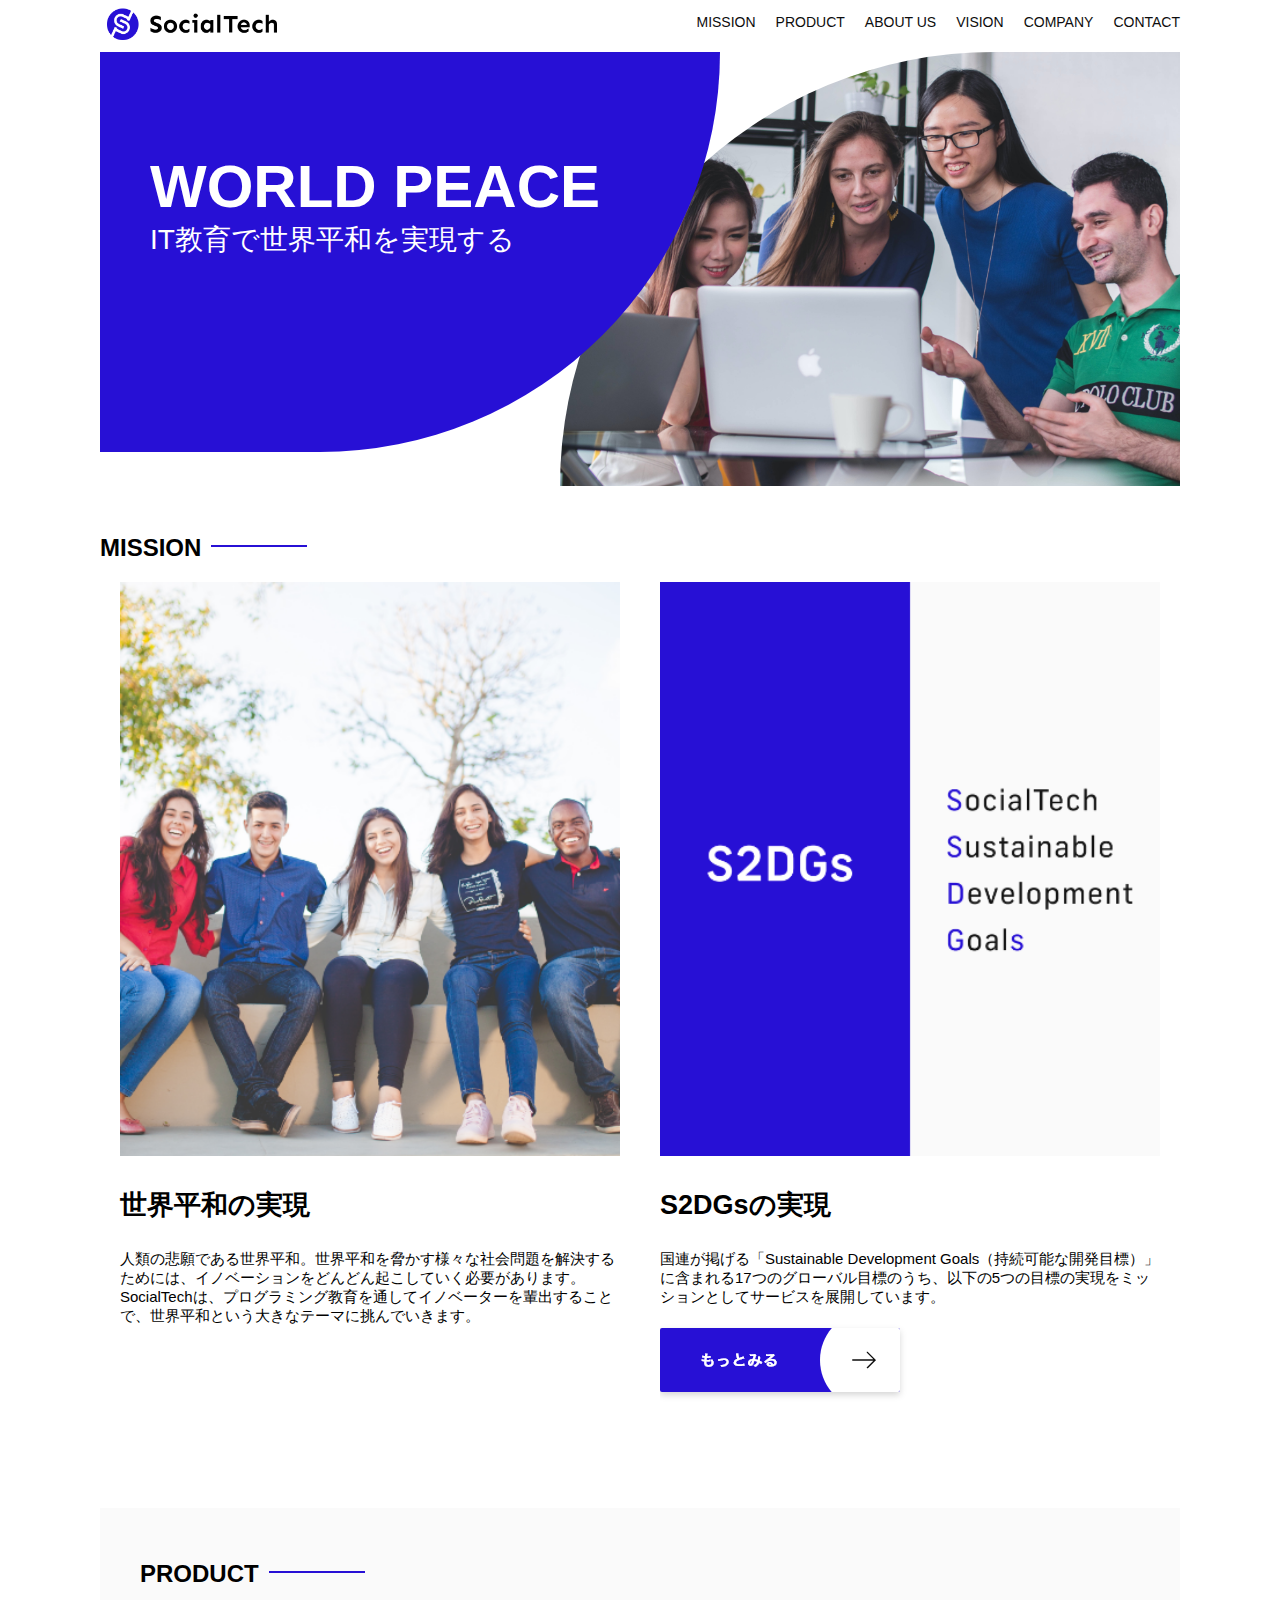
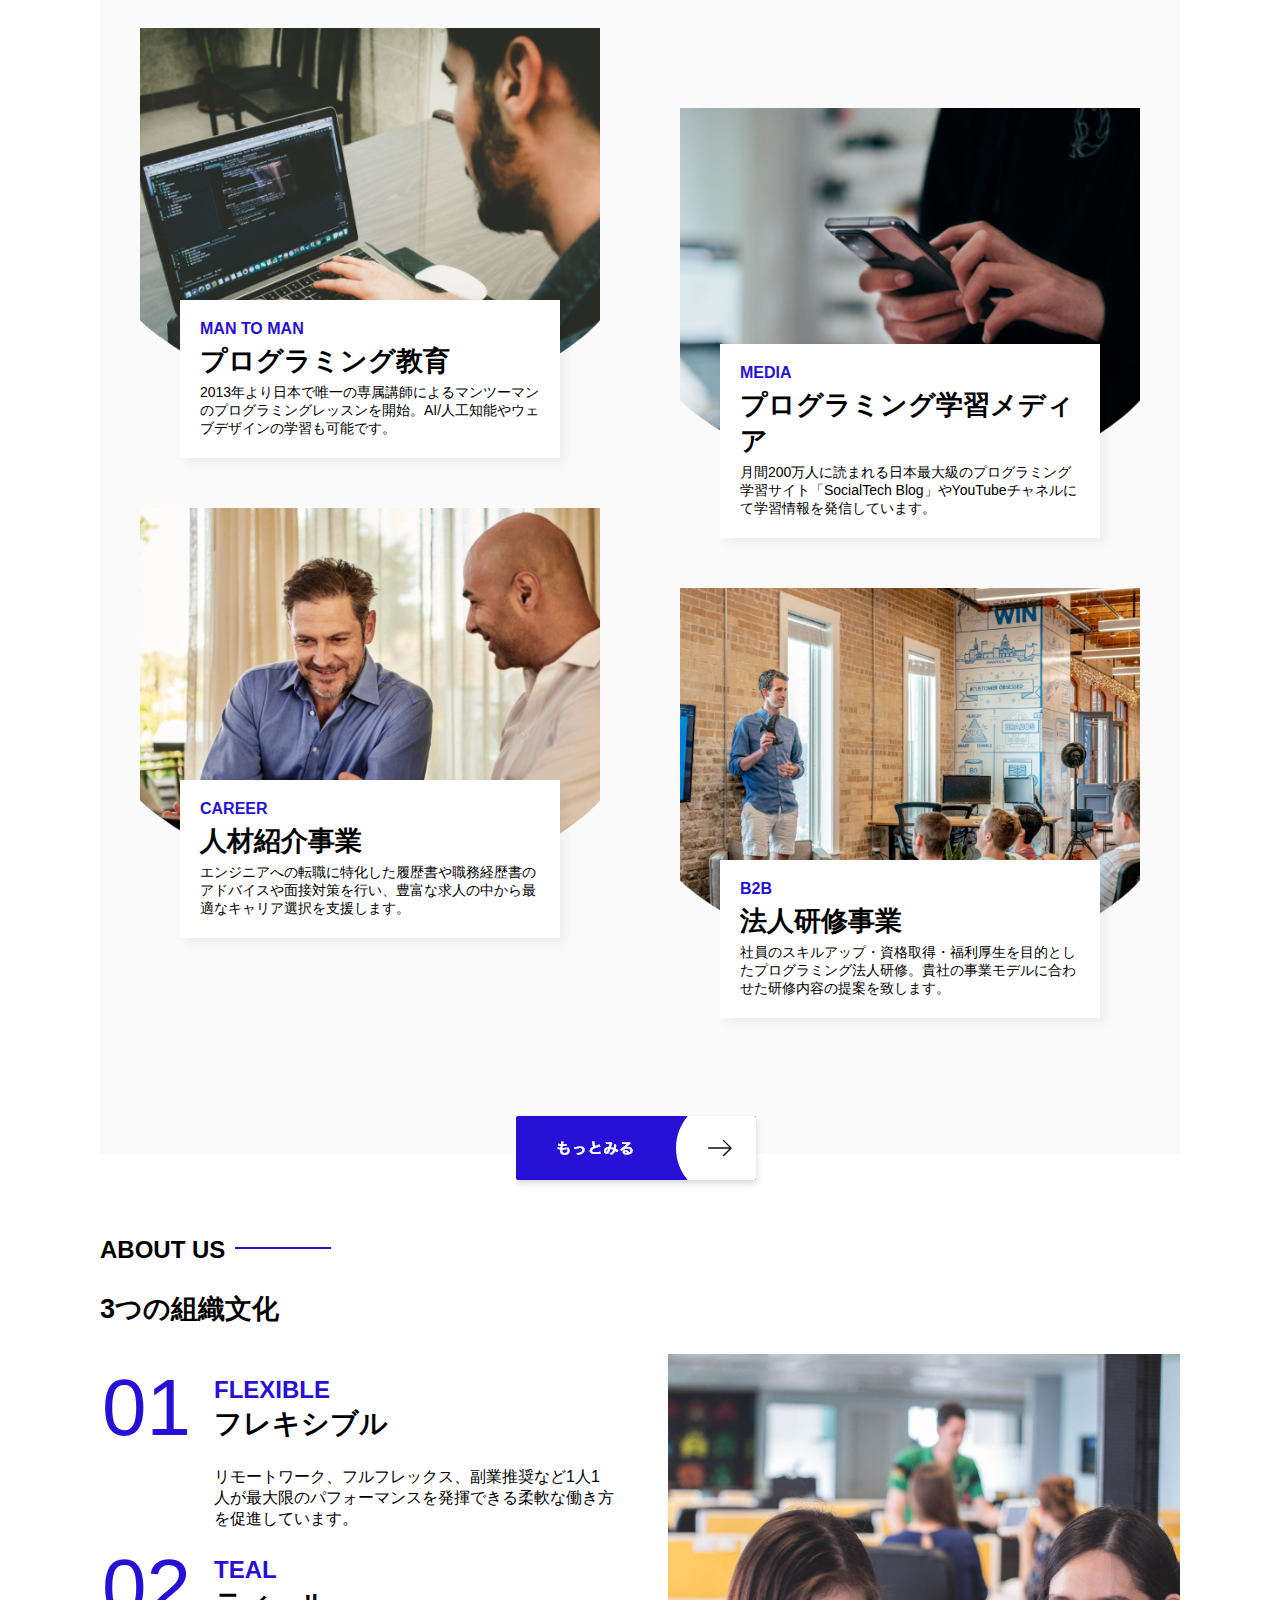
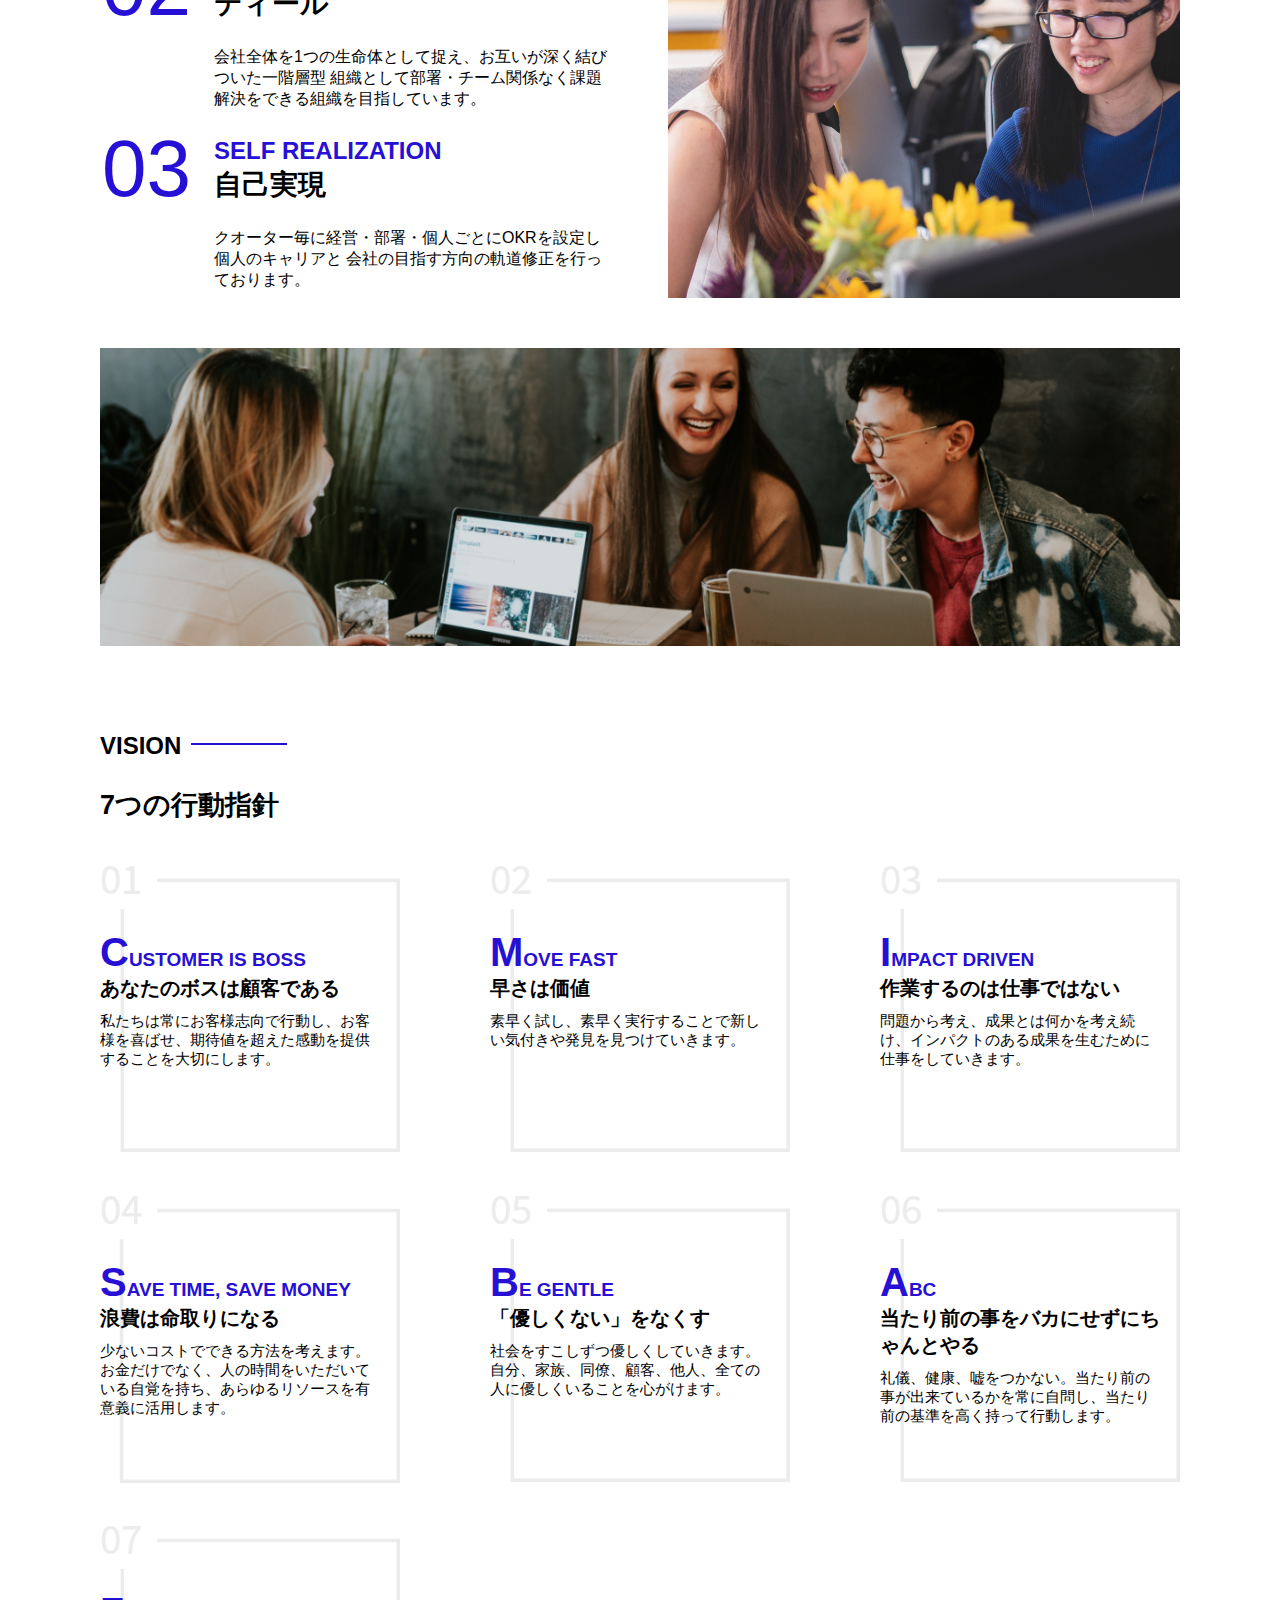
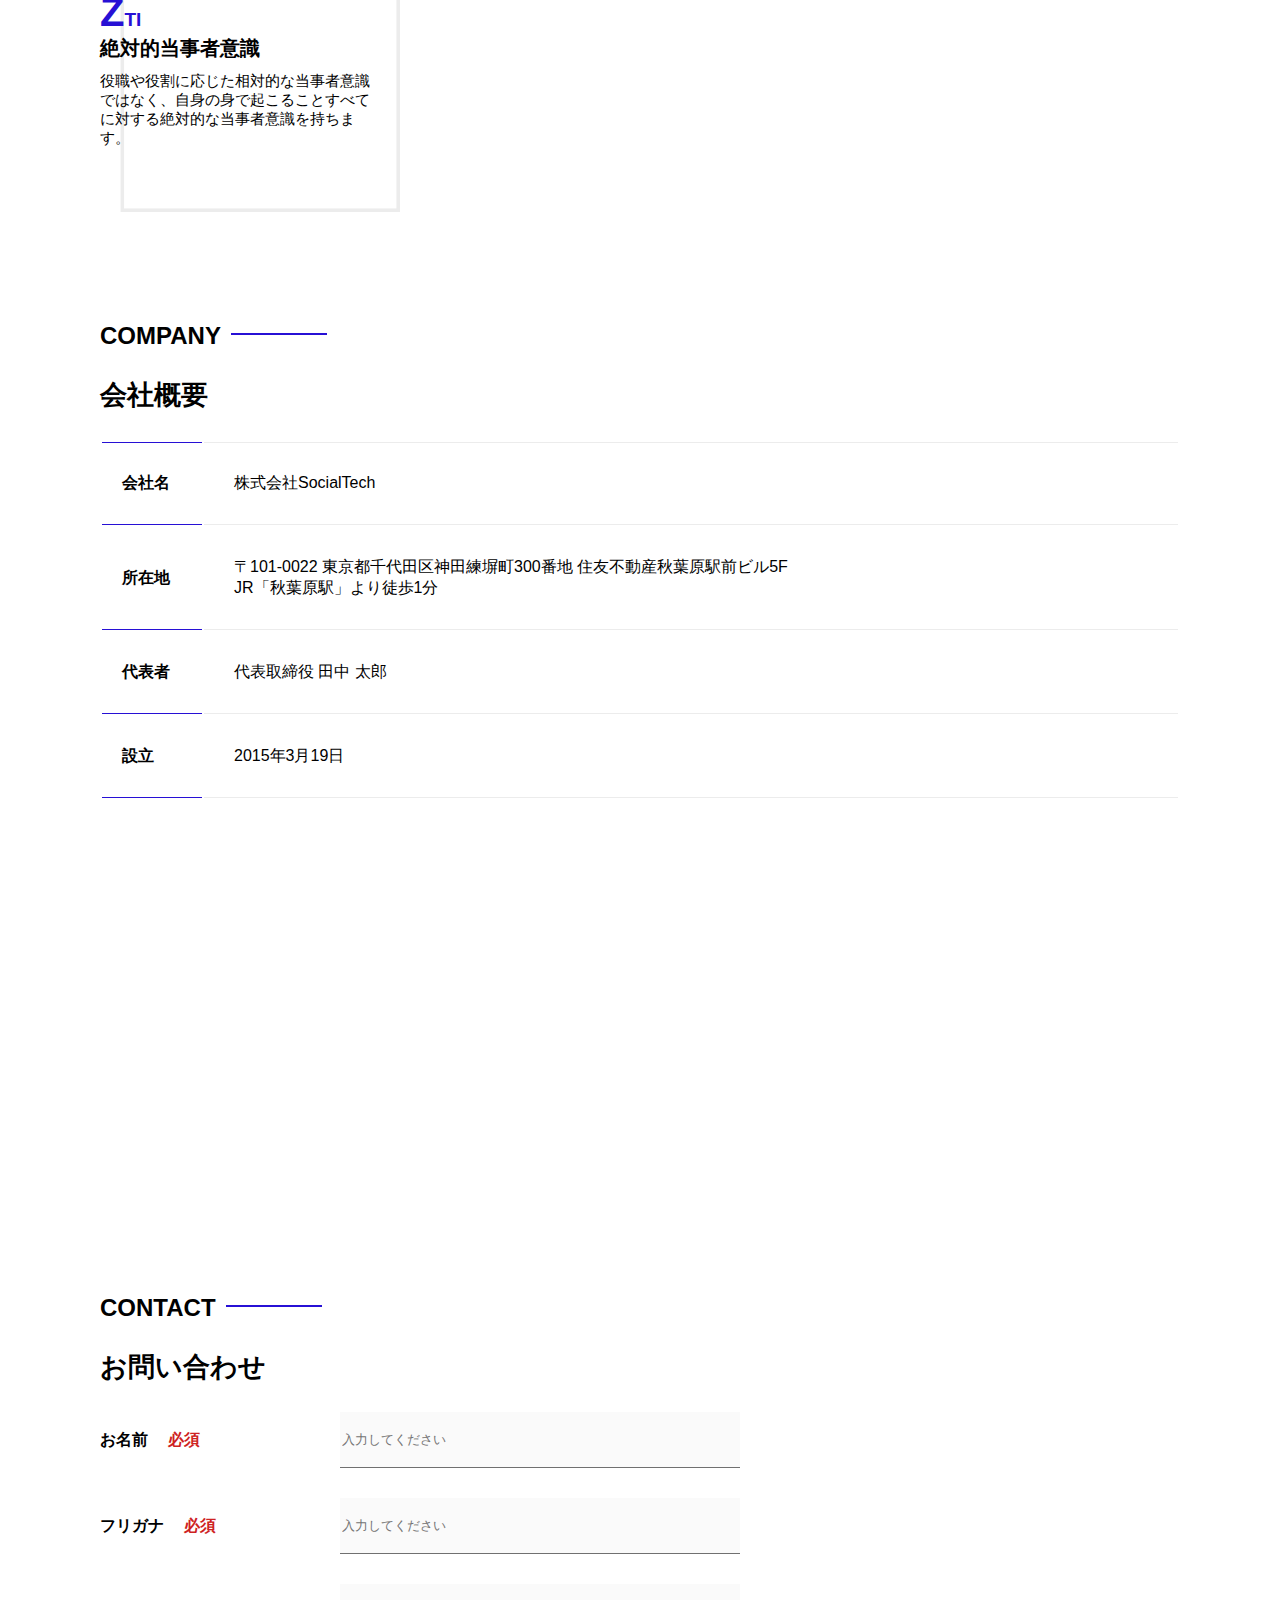
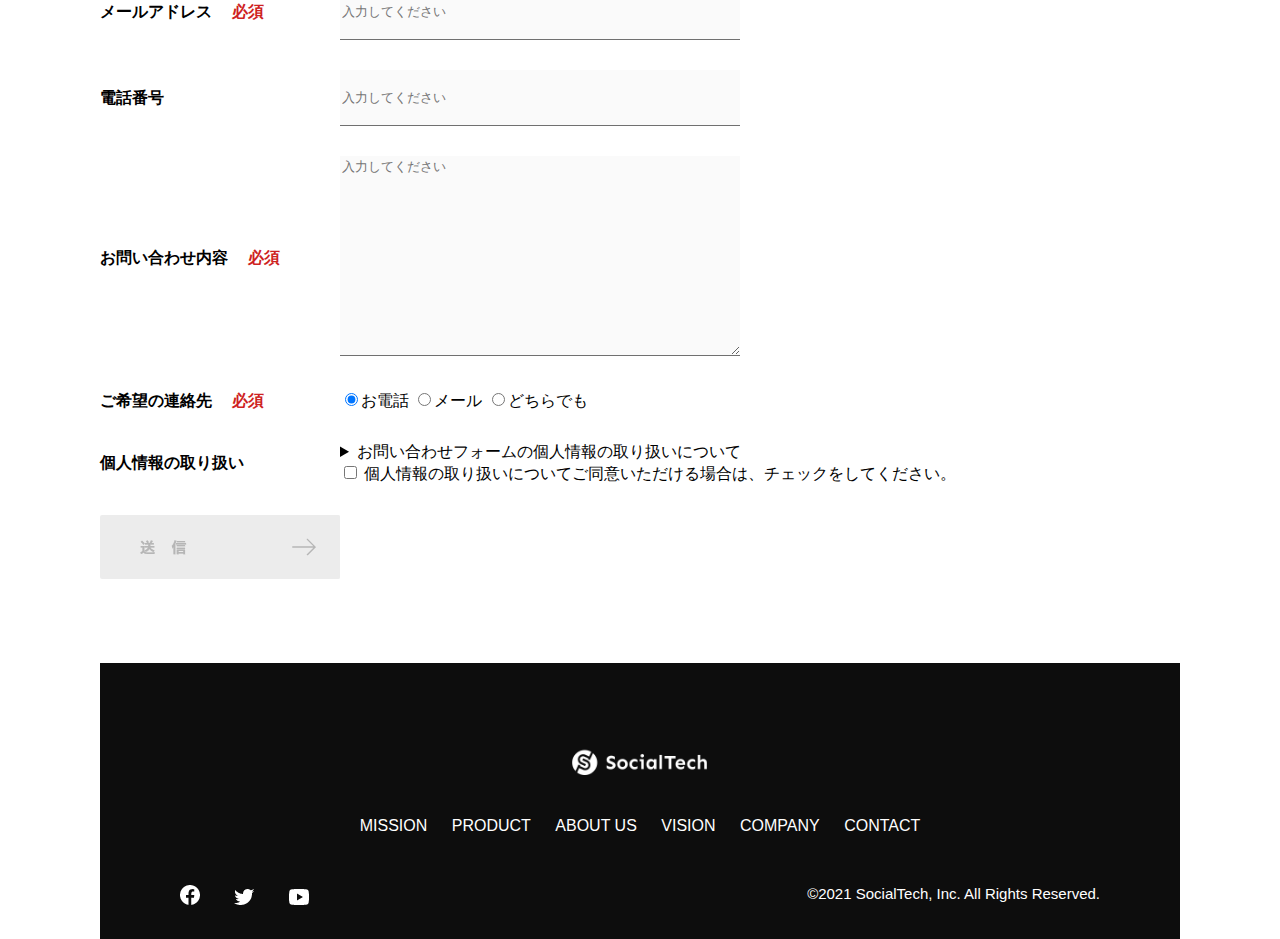
<file: kadai_tutorial_output/index.html>
<!DOCTYPE html>
<html lang="ja">

<head>
  <meta charset="UTF-8">
  <meta name="description" content="SocialTechは業界のリーディングカンパニーを目指します">
  <meta name="viewport" content="width=device-width, initial-scale=1.0">
  <title>SocialTech</title>
  <link rel="stylesheet" href="style.css">
</head>

<body>
  <header>
    <!--ロゴ-->
    <a href="index.html" id="logo">
      <img src="images/logo.png" alt="トップページに戻る">
    </a>

    <!-- PC用ナビゲーション -->
    <nav id="nav-pc">
      <ul>
        <li><a href="mission.html">MISSION</a></li>
        <li><a href="product.html">PRODUCT</a></li>
        <li><a href="index.html#aboutus">ABOUT US</a></li>
        <li><a href="index.html#vision">VISION</a></li>
        <li><a href="index.html#company">COMPANY</a></li>
        <li><a href="index.html#contact">CONTACT</a></li>
      </ul>
    </nav>
    <!-- スマホ用メニューボタン -->
    <button id="menu-sp" onclick="document.getElementById('nav-sp').style.display = 'block'">
      <img src="images/button-menu.png" alt="ナビゲーションを開く">
    </button>
    <!-- スマホ用ナビゲーション -->
    <div id="nav-sp">
      <button id="close" onclick="document.getElementById('nav-sp').style.display = 'none'">
        <img src="images/button-close.png" alt="ナビゲーションを閉じる">
      </button>

      <nav>
        <ul>
          <li>
            <a id="logo-sp" href="index.html" onclick="document.getElementById('nav-sp').style.display = 'none'"><img
                src="images/logo-sp.png" alt="トップページに戻る"></a>
          </li>
          <li><a class="menu" href="mission.html"
              onclick="document.getElementById('nav-sp').style.display = 'none'">MISSION</a></li>
          <li><a class="menu" href="product.html"
              onclick="document.getElementById('nav-sp').style.display = 'none'">PRODUCT</a></li>
          <li><a class="menu" href="index.html#aboutus"
              onclick="document.getElementById('nav-sp').style.display = 'none'">ABOUT US</a></li>
          <li><a class="menu" href="index.html#vision"
              onclick="document.getElementById('nav-sp').style.display = 'none'">VISION</a></li>
          <li><a class="menu" href="index.html#company"
              onclick="document.getElementById('nav-sp').style.display = 'none'">COMPANY</a></li>
          <li><a class="menu" href="index.html#contact"
              onclick="document.getElementById('nav-sp').style.display = 'none'">CONTACT</a></li>
        </ul>
      </nav>
      <div id="sns">
        <a href="https://www.facebook.com/sejuku2013">
          <img src="images/button-facebook.png" alt="Facebookのリンク">
        </a>
        <a href="https://twitter.com/samuraijuku">
          <img src="images/button-twitter.png" alt="Twitterのリンク">
        </a>
        <a href="https://www.youtube.com/channel/UCCFOQO5aDK0xXam4cUQXT8g">
          <img src="images/button-youtube.png" alt="YouTubeのリンク">
        </a>
      </div>
    </div>
  </header>
  <main>
    <article>
      <section id="main-visual">
        <div id="main-message">
          <h1>WORLD PEACE</h1>
          <p>IT教育で世界平和を実現する</p>
        </div>
        <img src="images/index/index-main.png" alt="PCの周りに集まる多国籍の仲間たち">
      </section>

      <section id="mission">
        <h2 class="index-h2">MISSION</h2>
        <div id="mission-flex">
          <div>
            <img id="mission-photo" src="images/index/index-mission.png" alt="屋外のベンチで写真を撮影する多国籍の仲間たち">
            <h3>世界平和の実現</h3>
            <p>
              人類の悲願である世界平和。世界平和を脅かす様々な社会問題を解決するためには、イノベーションをどんどん起こしていく必要があります。SocialTechは、プログラミング教育を通してイノベーターを輩出することで、世界平和という大きなテーマに挑んでいきます。
            </p>
          </div>
          <div>
            <img id="mission-photo" src="images/index/s2dgs.png" alt="S2DGs">
            <h3>S2DGsの実現</h3>
            <p>国連が掲げる「Sustainable Development Goals（持続可能な開発目標）」に含まれる17つのグローバル目標のうち、以下の5つの目標の実現をミッションとしてサービスを展開しています。</p>
            <a href="mission.html">
              <img src="images/button-more.png" alt="もっとみる">
            </a>
          </div>
        </div>
      </section>
      <!-- プロダクト -->
      <section id="product">
        <h2 class="index-h2">PRODUCT</h2>
        <div class="product-flex">
          <div id="product-left">
            <div>
              <img class="product-photo" src="images/index/index-mantoman.png" alt="PCでコードを書く男性">
              <div class="product-explain">
                <span>MAN TO MAN</span>
                <h3>プログラミング教育</h3>
                <p>2013年より日本で唯一の専属講師によるマンツーマンのプログラミングレッスンを開始。AI/人工知能やウェブデザインの学習も可能です。</p>
              </div>
            </div>
            <div>
              <img class="product-photo" src="images/index/index-career.png" alt="笑顔で話し合う2人の男性">
              <div class="product-explain">
                <span>CAREER</span>
                <h3>人材紹介事業</h3>
                <p>エンジニアへの転職に特化した履歴書や職務経歴書のアドバイスや面接対策を行い、豊富な求人の中から最適なキャリア選択を支援します。</p>
              </div>
            </div>
          </div>
          <div id="product-right">
            <div>
              <img class="product-photo" src="images/index/index-media.png" alt="スマートフォンを操作する人">
              <div class="product-explain">
                <span>MEDIA</span>
                <h3>プログラミング学習メディア</h3>
                <p>月間200万人に読まれる日本最大級のプログラミング学習サイト「SocialTech Blog」やYouTubeチャネルにて学習情報を発信しています。</p>
              </div>
            </div>
            <div>
              <img class="product-photo" src="images/index/index-b2b.png" alt="講演中の男性とそれを聴く人々">
              <div class="product-explain">
                <span>B2B</span>
                <h3>法人研修事業</h3>
                <p>社員のスキルアップ・資格取得・福利厚生を目的としたプログラミング法人研修。貴社の事業モデルに合わせた研修内容の提案を致します。</p>
              </div>
            </div>
          </div>
        </div>
        <div id="product-more">
          <a href="product.html">
            <img src="images/button-more.png" alt="もっとみる">
          </a>
        </div>
      </section>
      <!-- ABOUT US -->
      <section id="aboutus">
        <h2 class="index-h2">ABOUT US</h2>
        <h3>3つの組織文化</h3>
        <div>
          <table class="culture-table">
            <tr>
              <td class="culture-num">01</td>
              <th><span class="culture-en">FLEXIBLE</span><br>フレキシブル</th>
            </tr>
            <tr>
              <td>
                <!--空のセル-->
              </td>
              <td class="culture-description">リモートワーク、フルフレックス、副業推奨など1人1人が最大限のパフォーマンスを発揮できる柔軟な働き方を促進しています。</td>
            </tr>
            <tr>
              <td class="culture-num">02</td>
              <th><span class="culture-en">TEAL</span><br>ティール</th>
            </tr>
            <tr>
              <td>
                <!--空のセル-->
              </td>
              <td class="culture-description">会社全体を1つの生命体として捉え、お互いが深く結びついた一階層型 組織として部署・チーム関係なく課題解決をできる組織を目指しています。</td>
            </tr>
            <tr>
              <td class="culture-num">03</td>
              <th><span class="culture-en">SELF REALIZATION</span><br>自己実現</th>
            </tr>
            <tr>
              <td>
                <!--空のセル-->
              </td>
              <td class="culture-description">クオーター毎に経営・部署・個人ごとにOKRを設定し個人のキャリアと 会社の目指す方向の軌道修正を行っております。</td>
            </tr>
          </table>
          <img class="culture-img" src="images/index/index-aboutus1.png" alt="笑顔で話し合う2人の女性">
        </div>
        <img class="culture-img2" src="images/index/index-aboutus2.png" alt="笑顔で話し合う3人の男女">
      </section>
      <!-- VISION -->
      <section id="vision">
        <h2 class="index-h2">VISION</h2>
        <h3>7つの行動指針</h3>
        <div>
          <div class="vision-box">
            <img src="images/index/vision-01.png" alt="01">
            <div>
              <h4>CUSTOMER IS BOSS</h4>
              <h5>あなたのボスは顧客である</h5>
              <p>私たちは常にお客様志向で行動し、お客様を喜ばせ、期待値を超えた感動を提供することを大切にします。</p>
            </div>
          </div>
          <div class="vision-box">
            <img src="images/index/vision-02.png" alt="02">
            <div>
              <h4>MOVE FAST</h4>
              <h5>早さは価値</h5>
              <p>素早く試し、素早く実行することで新しい気付きや発見を見つけていきます。</p>
            </div>
          </div>
          <div class="vision-box">
            <img src="images/index/vision-03.png" alt="03">
            <div>
              <h4>IMPACT DRIVEN</h4>
              <h5>作業するのは仕事ではない</h5>
              <p>問題から考え、成果とは何かを考え続け、インパクトのある成果を生むために仕事をしていきます。</p>
            </div>
          </div>
          <div class="vision-box">
            <img src="images/index//vision-04.png" alt="04">
            <div>
              <h4>SAVE TIME, SAVE MONEY</h4>
              <h5>浪費は命取りになる</h5>
              <p>少ないコストでできる方法を考えます。お金だけでなく、人の時間をいただいている自覚を持ち、あらゆるリソースを有意義に活用します。</p>
            </div>
          </div>
          <div class="vision-box">
            <img src="images/index/vision-05.png" alt="05">
            <div>
              <h4>BE GENTLE</h4>
              <h5>「優しくない」をなくす</h5>
              <p>社会をすこしずつ優しくしていきます。自分、家族、同僚、顧客、他人、全ての人に優しくいることを心がけます。</p>
            </div>
          </div>
          <div class="vision-box">
            <img src="images/index/vision-06.png" alt="06">
            <div>
              <h4>ABC</h4>
              <h5>当たり前の事をバカにせずにちゃんとやる</h5>
              <p>礼儀、健康、嘘をつかない。当たり前の事が出来ているかを常に自問し、当たり前の基準を高く持って行動します。</p>
            </div>
          </div>
          <div class="vision-box">
            <img src="images/index/vision-07.png" alt="07">
            <div>
              <h4>ZTI</h4>
              <h5>絶対的当事者意識</h5>
              <p>役職や役割に応じた相対的な当事者意識ではなく、自身の身で起こることすべてに対する絶対的な当事者意識を持ちます。</p>
            </div>
          </div>
        </div>
      </section>
      <!-- COMPANY -->
      <section id="company">
        <h2 class="index-h2">COMPANY</h2>
        <h3>会社概要</h3>
        <table id="company-table">
          <tr>
            <th class="tableheader tableheader-first">会社名</th>
            <td class="cell cell-first">株式会社SocialTech</td>
          </tr>
          <tr>
            <th class="tableheader">所在地</th>
            <td class="cell">〒101-0022 東京都千代田区神田練塀町300番地 住友不動産秋葉原駅前ビル5F<br>JR「秋葉原駅」より徒歩1分</td>
          </tr>
          <tr>
            <th class="tableheader">代表者</th>
            <td class="cell">代表取締役 田中 太郎</td>
          </tr>
          <tr>
            <th class="tableheader">設立</th>
            <td class="cell">2015年3月19日</td>
          </tr>
        </table>
        <iframe
          src="https://www.google.com/maps/embed?pb=!1m18!1m12!1m3!1d3240.0688551336807!2d139.7720776771055!3d35.69992317258124!2m3!1f0!2f0!3f0!3m2!1i1024!2i768!4f13.1!3m3!1m2!1s0x60188fee13660e23%3A0x77137876edf742ac!2z5L2P5Y-L5LiN5YuV55Sj56eL6JGJ5Y6f6aeF5YmN44OT44Or!5e0!3m2!1sja!2sjp!4v1704858013291!5m2!1sja!2sjp"
          style="border: 0" allowfullscreen="" loading="lazy">
        </iframe>
      </section>
      <!-- お問い合わせフォーム -->
      <section id="contact">
        <h2 class="index-h2">CONTACT</h2>
        <h3>お問い合わせ</h3>
        <form>
          <div>
            <div class="contact-heading">
              <label class="contact-label">お名前<span class="contact-span">必須</span></label>
            </div>
            <div>
              <input type="text" name="name" placeholder="入力してください" class="contact-textbox">
            </div>
          </div>
          <div>
            <div class="contact-heading">
              <label class="contact-label">フリガナ<span class="contact-span">必須</span></label>
            </div>
            <div>
              <input type="text" name="hurigana" placeholder="入力してください" class="contact-textbox">
            </div>
          </div>
          <div>
            <div class="contact-heading">
              <label class="contact-label">メールアドレス<span class="contact-span">必須</span></label>
            </div>
            <div>
              <input type="text" name="email" placeholder="入力してください" class="contact-textbox">
            </div>
          </div>
          <div>
            <div class="contact-heading">
              <label class="contact-label">電話番号</label>
            </div>
            <div>
              <input type="text" name="tel" placeholder="入力してください" class="contact-textbox">
            </div>
          </div>
          <div>
            <div class="contact-heading">
              <label class="contact-label">お問い合わせ内容<span class="contact-span">必須</span></label>
            </div>
            <div>
              <textarea class="contact-textarea" placeholder="入力してください" name="message"></textarea>
            </div>
          </div>
          <div>
            <div class="contact-heading">
              <label class="contact-label">ご希望の連絡先<span class="contact-span">必須</span></label>
            </div>
            <div>
              <input class="radiobutton" type="radio" value="tel" name="contact" checked><label>お電話</label>
              <input class="radiobutton" type="radio" value="mail" name="contact"><label>メール</label>
              <input class="radiobutton" type="radio" value="both" name="contact"><label>どちらでも</label>
            </div>
          </div>
          <div>
            <div class="contact-heading">
              <label class="contact-label">個人情報の取り扱い</label>
            </div>
            <div>
              <details>
                <summary>お問い合わせフォームの個人情報の取り扱いについて</summary>
                <div>
                  <dl>
                    <dt>１．組織の名称又は氏名</dt>
                    <dd>株式会社SocialTech</dd>
                    <dt>２．個人情報保護管理者（若しくはその代理人）の氏名又は職名、所属及び連絡先</dt>
                    <dd>
                      <p>鈴木 一郎 コーポレート部</p>
                      <p>メールアドレス：samurai@example.com</p>
                      <p>TEL：03-1234-5678</p>
                    </dd>
                    <dt>３．個人情報の利用目的</dt>
                    <dd>
                      <ul>
                        <li>本サービス及び本サービスに関連する情報の提供又はそれらに関する連絡のため</li>
                        <li>ユーザーの本人確認のため</li>
                        <li>当社サービスのご案内のため</li>
                        <li>当社の商品等の広告または宣伝（電子メールによるものを含むものとします。）</li>
                      </ul>
                    </dd>
                    <dt>４．個人情報の取り扱い業務の委託</dt>
                    <dd>
                      個人情報の取扱業務の全部または一部を外部に業務委託する場合があります。その際、弊社は、個人情報を適切に保護できる管理体制を敷き実行していることを条件として委託先を厳選したうえで、機密保持契約を委託先と締結し、お客様の個人情報を厳密に管理させます。
                    </dd>
                    <dt>５．個人情報の開示等の請求</dt>
                    <dd>
                      お客様は、弊社に対してご自身の個人情報の開示等（利用目的の通知、開示、内容の訂正・追加・削除、利用の停止または消去、第三者への提供の停止）に関して、当社問合わせ窓口に申し出ることができます。<br>
                      その際、弊社はお客様ご本人を確認させていただいたうえで、合理的な期間内に対応いたします。<br>
                      なお、個人情報に関する弊社問合わせ先は、次の通りです。
                    </dd>
                    <dd>
                      <p>株式会社SocialTech　個人情報問合せ窓口</p>
                      <p>〒150-0043　東京都千代田区神田練塀町300番地 住友不動産秋葉原駅前ビル5F</p>
                      <p>メールアドレス：samurai@example.com　TEL：03-1234-5678</p>
                    </dd>

                    <dt>６．個人情報を提供されることの任意性について</dt>
                    <dd>お客様がご自身の個人情報を弊社に提供されるか否かは、お客様のご判断によりますが、もしご提供されない場合には、適切なサービスが提供できない場合がありますので予めご了承ください。</dd>
                  </dl>
                </div>
              </details>
              <input type="checkbox" name="agree">
              <span>個人情報の取り扱いについてご同意いただける場合は、チェックをしてください。</span>
            </div>
          </div>
          <input type="image" src="images/button-submit.png" alt="送信する">
        </form>
        </form>
      </section>
    </article>
  </main>
  <footer>
    <div id="footer-logo">
      <img src="images/logo-sp.png" alt="SocialTech">
    </div>
    <div id="footer-link">
      <a href="mission.html">MISSION</a>
      <a href="product.html">PRODUCT</a>
      <a href="index.html#aboutus">ABOUT US</a>
      <a href="index.html#vision">VISION</a>
      <a href="index.html#company">COMPANY</a>
      <a href="index.html#contact">CONTACT</a>
    </div>
    <div id="sns-footer">
      <div class="sns-btns">
        <a href="https://www.facebook.com/sejuku2013"><img src="images/button-facebook.png" alt="Facebookのリンク"></a>
        <a href="https://twitter.com/samuraijuku"><img src="images/button-twitter.png" alt="Twitterのリンク"></a>
        <a href="https://www.youtube.com/channel/UCCFOQO5aDK0xXam4cUQXT8g"><img src="images/button-youtube.png"
            alt="YouTubeのリンク"></a>
      </div>
      <p id="copyright">&copy;2021 SocialTech, Inc. All Rights Reserved.</p>
    </div>
  </footer>
</body>

</html>
</file>
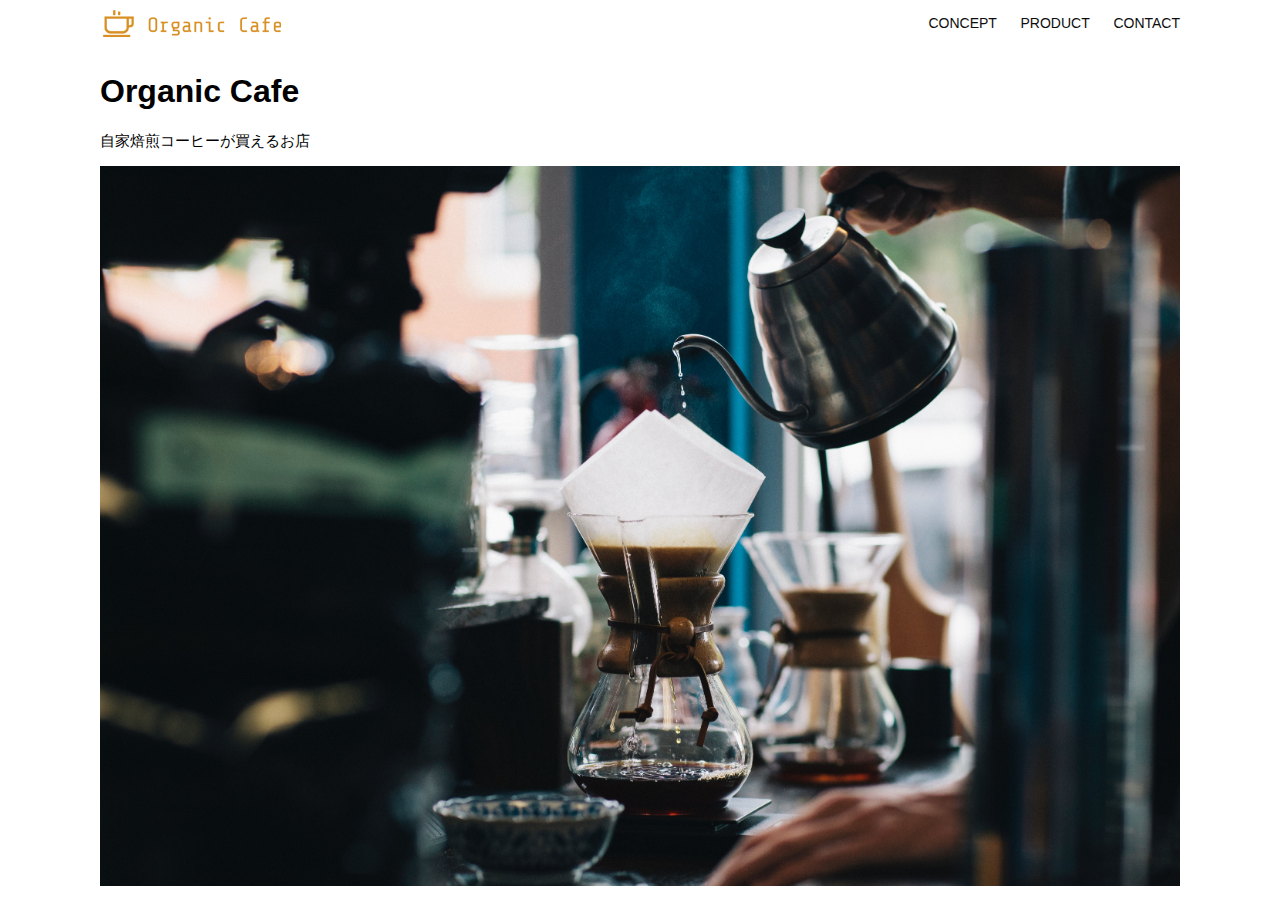
<file: kadai_013/html-css-kadai_013/index.html>
<!DOCTYPE html>
<html>
  <head>
    <title>Organic Cafe</title>
    <meta charset="UTF-8" />
    <meta name="description" content="自家焙煎のコーヒーがお家で楽しめるOrganic Cafe"/>
    <meta name="viewport" content="width=device-width, initial-scale=1.0" />
    <link rel="stylesheet" href="style.css" />
  </head>
  <body>
    <!-- ヘッダー -->
    <header>
      <!-- ロゴ -->
      <a href="index.html" id="logo"><img src="images/logo.png" alt="トップページに戻る"/></a>

      <!-- PC用ナビゲーション -->
      <nav id="nav-pc">
        <a href="index.html#concept">CONCEPT</a>
        <a href="index.html#product">PRODUCT</a>
        <a href="index.html#contact">CONTACT</a>
      </nav>
      <!--スマートフォン向けのハンバーガーメニュー-->
      <img id="menu-sp" src="images/button-menu.png" alt="ナビゲーションを開く" onclick="document.getElementById('nav-sp').style.display = 'block'">

      <!-- SP向けナビゲーション -->
      <nav id="nav-sp">
        <ul>
          <li>
            <img id="close" src="images/button-close.png" alt="ナビゲーションを閉じる" onclick="document.getElementById('nav-sp').style.display = 'none'">
          </li>
          <li>
            <a id="logo-sp" href="index.html" onclick="document.getElementById('nav-sp').style.display = 'none'">
              <img src="images/logo-sp.png" alt="トップページに戻る">
            </a>
          </li>
          <li>
            <a class="menu" href="index.html#concept" onclick="document.getElementById('nav-sp').style.display = 'none'">CONCEPT</a>
          </li>
          <li>
            <a class="menu" href="index.html#product" onclick="document.getElementById('nav-sp').style.display = 'none'">PRODUCT</a>
          </li>
          <li><a class="menu" href="index.html#contact" onclick="document.getElementById('nav-sp').style.display = 'none'">CONTACT</a>
          </li>
        </ul>
      </nav>
    </header>

    <main>
      <article>
        <!-- メインビジュアル -->
        <section id="main-visual">
          <div id="main-message">
            <h1>Organic Cafe</h1>
            <p>自家焙煎コーヒーが買えるお店</p>
          </div>
          <img src="images/main-image.jpg" alt="コーヒーをハンドドリップで淹れる画像"/>
        </section>
      </article>
    </main>
  </body>
</html>
</file>
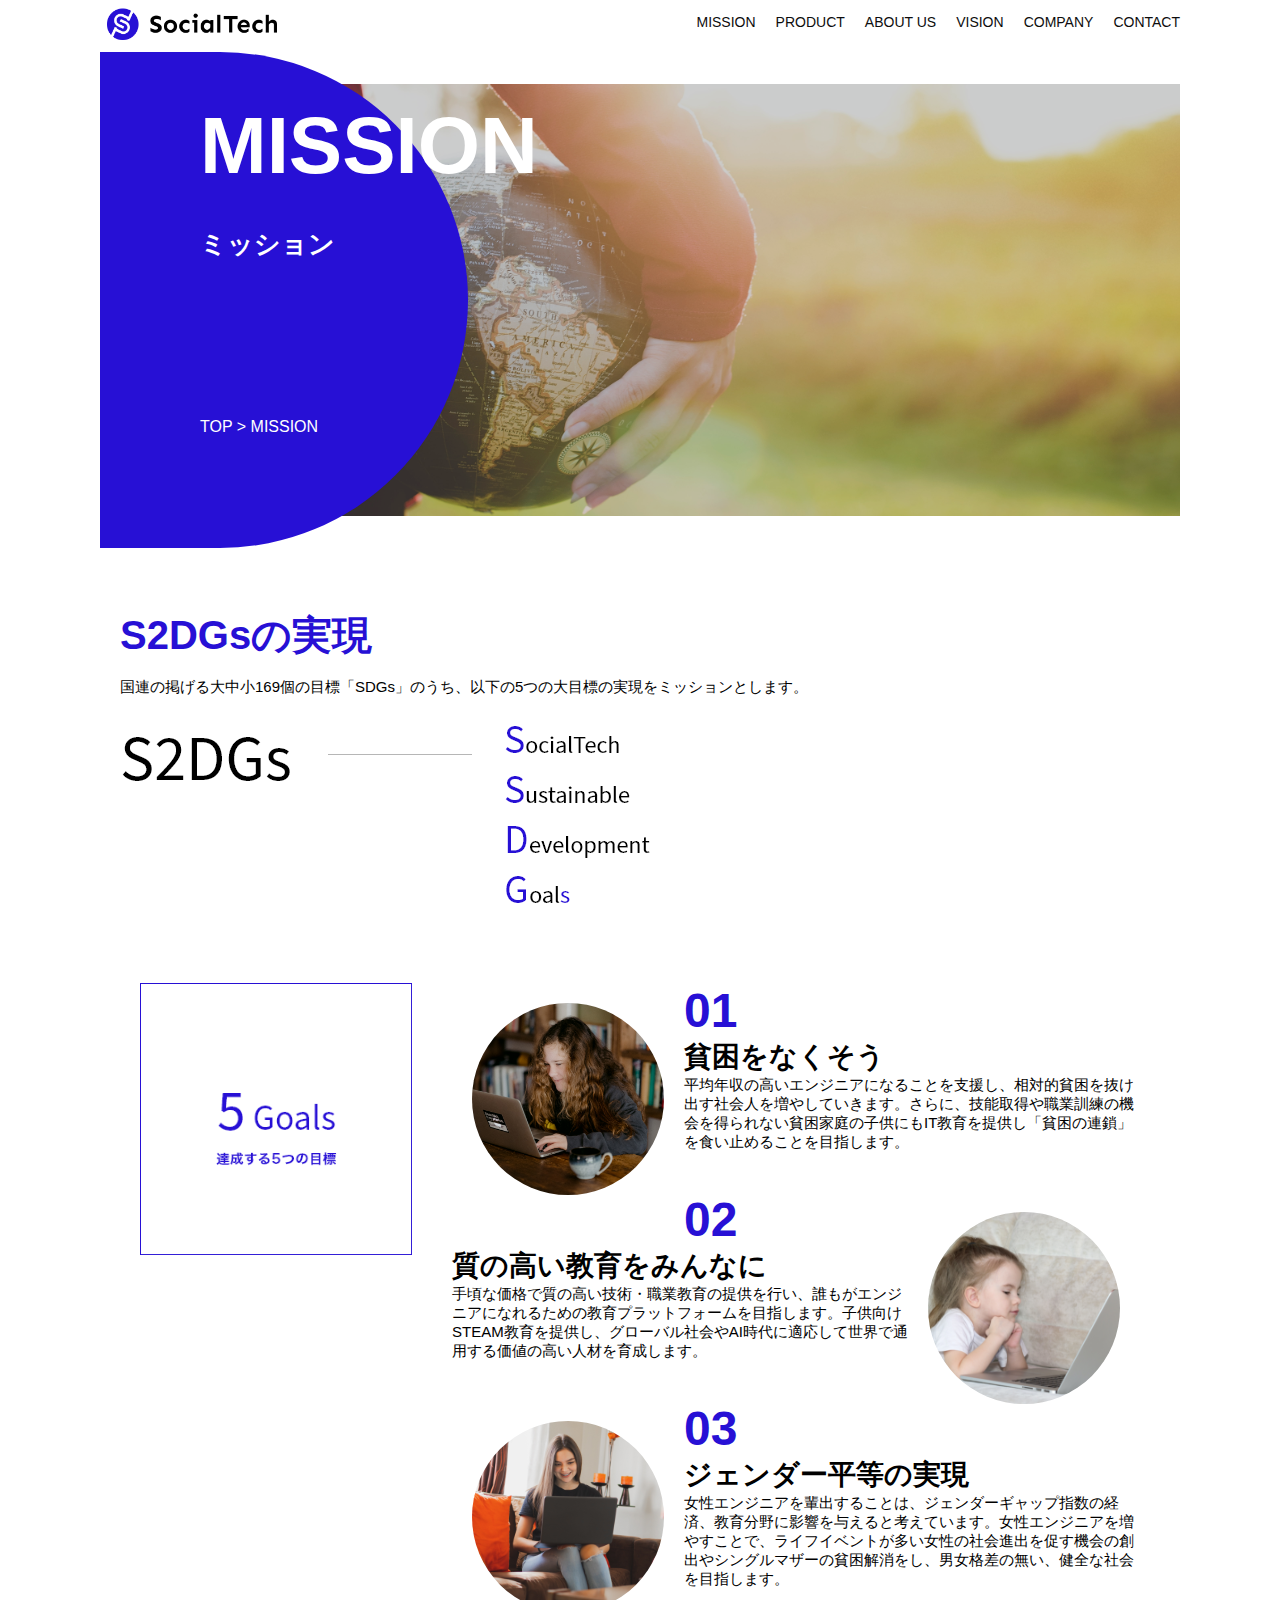
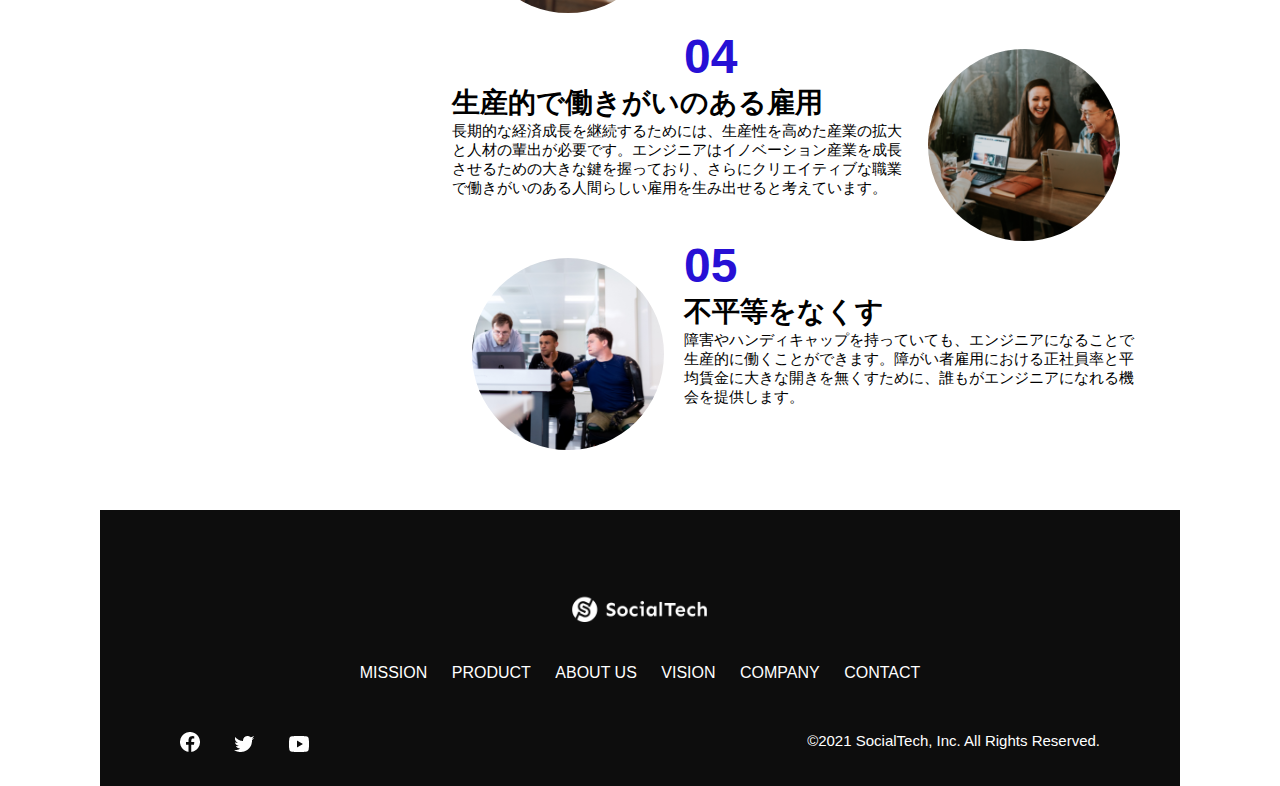
<file: kadai_tutorial_output/mission.html>
<!DOCTYPE html>
<html>

<head>
  <title>SocialTech - MISSION ミッション -</title>
  <meta charset="utf-8">
  <meta name="description" content="SocialTechが目指す5つの目標（S2DGs）を紹介します">
  <meta name="viewport" content="width=device-width, initial-scale=1.0">
  <link rel="stylesheet" href="style.css">
</head>

<body>
  <!-- ヘッダー -->
  <header>
    <!-- ロゴ -->
    <a href="index.html" id="logo">
      <img src="images/logo.png" alt="トップページに戻る">
    </a>

    <!-- PC用ナビゲーション -->
    <nav id="nav-pc">
      <ul>
        <li><a href="mission.html">MISSION</a></li>
        <li><a href="product.html">PRODUCT</a></li>
        <li><a href="index.html#aboutus">ABOUT US</a></li>
        <li><a href="index.html#vision">VISION</a></li>
        <li><a href="index.html#company">COMPANY</a></li>
        <li><a href="index.html#contact">CONTACT</a></li>
      </ul>
    </nav>

    <!-- スマホ用メニューボタン -->
    <button id="menu-sp" onclick="document.getElementById('nav-sp').style.display = 'block'">
      <img src="images/button-menu.png" alt="ナビゲーションを開く">
    </button>

    <!-- スマホ用ナビゲーション -->
    <div id="nav-sp">
      <button id="close" onclick="document.getElementById('nav-sp').style.display = 'none'">
        <img src="images/button-close.png" alt="ナビゲーションを閉じる">
      </button>

      <nav>
        <ul>
          <li>
            <a id="logo-sp" href="index.html" onclick="document.getElementById('nav-sp').style.display = 'none'"><img
                src="images/logo-sp.png" alt="トップページに戻る"></a>
          </li>
          <li><a class="menu" href="mission.html"
              onclick="document.getElementById('nav-sp').style.display = 'none'">MISSION</a></li>
          <li><a class="menu" href="product.html"
              onclick="document.getElementById('nav-sp').style.display = 'none'">PRODUCT</a></li>
          <li><a class="menu" href="index.html#aboutus"
              onclick="document.getElementById('nav-sp').style.display = 'none'">ABOUT US</a></li>
          <li><a class="menu" href="index.html#vision"
              onclick="document.getElementById('nav-sp').style.display = 'none'">VISION</a></li>
          <li><a class="menu" href="index.html#company"
              onclick="document.getElementById('nav-sp').style.display = 'none'">COMPANY</a></li>
          <li><a class="menu" href="index.html#contact"
              onclick="document.getElementById('nav-sp').style.display = 'none'">CONTACT</a></li>
        </ul>
      </nav>
      <div id="sns">
        <a href="https://www.facebook.com/sejuku2013">
          <img src="images/button-facebook.png" alt="Facebookのリンク">
        </a>
        <a href="https://twitter.com/samuraijuku">
          <img src="images/button-twitter.png" alt="Twitterのリンク">
        </a>
        <a href="https://www.youtube.com/channel/UCCFOQO5aDK0xXam4cUQXT8g">
          <img src="images/button-youtube.png" alt="YouTubeのリンク">
        </a>
      </div>
    </div>
  </header>

  <main>
    <article>
      <section id="mission-main">
        <div class="mission-main-inner">
          <div id="mission-title">
            <h1>MISSION<br><span>ミッション</span></h1>
            <p>TOP > MISSION</p>
          </div>
        </div>
      </section>
      <section id="mission-s2dgs">
        <h2 class="mission-h2">S2DGsの実現</h2>
        <p>国連の掲げる大中小169個の目標「SDGs」のうち、以下の5つの大目標の実現をミッションとします。</p>
        <img src="images/mission/mission-s2dgs.png" alt="S2DGs">
      </section>

      <section id="mission-five-goals">
        <div class="five-goals-image">
          <img src="images/mission/mission-5goals.png" alt="5Goals">
        </div>
        <div class="five-goals-read">
          <div>
            <img class="fivegoals-image-left" src="images/mission/mission-5goals01.png" alt="PCを操作する女の子">
            <span class="fivegoals-number">01</span>
            <h3 class="fivegoals-h3">貧困をなくそう</h3>
            <p class="fivegoals-p">
              平均年収の高いエンジニアになることを支援し、相対的貧困を抜け出す社会人を増やしていきます。さらに、技能取得や職業訓練の機会を得られない貧困家庭の子供にもIT教育を提供し「貧困の連鎖」を食い止めることを目指します。
            </p>
          </div>
          <div>
            <img class="fivegoals-image-right" src="images/mission/mission-5goals02.png" alt="PCを見つめる小さい女の子">
            <span class="fivegoals-number">02</span>
            <h3 class="fivegoals-h3">質の高い教育をみんなに</h3>
            <p class="fivegoals-p">
              手頃な価格で質の高い技術・職業教育の提供を行い、誰もがエンジニアになれるための教育プラットフォームを目指します。子供向けSTEAM教育を提供し、グローバル社会やAI時代に適応して世界で通用する価値の高い人材を育成します。
            </p>
          </div>
          <div>
            <img class="fivegoals-image-left" src="images/mission/mission-5goals03.png" alt="PCを操作する女性">

            <span class="fivegoals-number">03</span>
            <h3 class="fivegoals-h3">ジェンダー平等の実現</h3>
            <p class="fivegoals-p">
              女性エンジニアを輩出することは、ジェンダーギャップ指数の経済、教育分野に影響を与えると考えています。女性エンジニアを増やすことで、ライフイベントが多い女性の社会進出を促す機会の創出やシングルマザーの貧困解消をし、男女格差の無い、健全な社会を目指します。
            </p>
          </div>
          <div>
            <img class="fivegoals-image-right" src="images/mission/mission-5goals04.png" alt="笑顔で話し合う3人の男女">
            <span class="fivegoals-number">04</span>
            <h3 class="fivegoals-h3">生産的で働きがいのある雇用</h3>
            <p class="fivegoals-p">
              長期的な経済成長を継続するためには、生産性を高めた産業の拡大と人材の輩出が必要です。エンジニアはイノベーション産業を成長させるための大きな鍵を握っており、さらにクリエイティブな職業で働きがいのある人間らしい雇用を生み出せると考えています。
            </p>
          </div>
          <div>
            <img class="fivegoals-image-left" src="images/mission/mission-5goals05.png" alt="障害を持つ男性が生き生きと働く様子">
            <span class="fivegoals-number">05</span>
            <h3 class="fivegoals-h3">不平等をなくす</h3>
            <p class="fivegoals-p">
              障害やハンディキャップを持っていても、エンジニアになることで生産的に働くことができます。障がい者雇用における正社員率と平均賃金に大きな開きを無くすために、誰もがエンジニアになれる機会を提供します。</p>
          </div>
        </div>
      </section>
    </article>
  </main>

  <footer>
    <div id="footer-logo">
      <img src="images/logo-sp.png" alt="SocialTech">
    </div>
    <div id="footer-link">
      <a href="mission.html">MISSION</a>
      <a href="product.html">PRODUCT</a>
      <a href="index.html#aboutus">ABOUT US</a>
      <a href="index.html#vision">VISION</a>
      <a href="index.html#company">COMPANY</a>
      <a href="index.html#contact">CONTACT</a>
    </div>
    <div id="sns-footer">
      <div class="sns-btns">
        <a href="https://www.facebook.com/sejuku2013"><img src="images/button-facebook.png" alt="Facebookのリンク"></a>
        <a href="https://twitter.com/samuraijuku"><img src="images/button-twitter.png" alt="Twitterのリンク"></a>
        <a href="https://www.youtube.com/channel/UCCFOQO5aDK0xXam4cUQXT8g"><img src="images/button-youtube.png"
            alt="YouTubeのリンク"></a>
      </div>
      <p id="copyright">&copy;2021 SocialTech, Inc. All Rights Reserved.</p>
    </div>
  </footer>

</body>

</html>
</file>
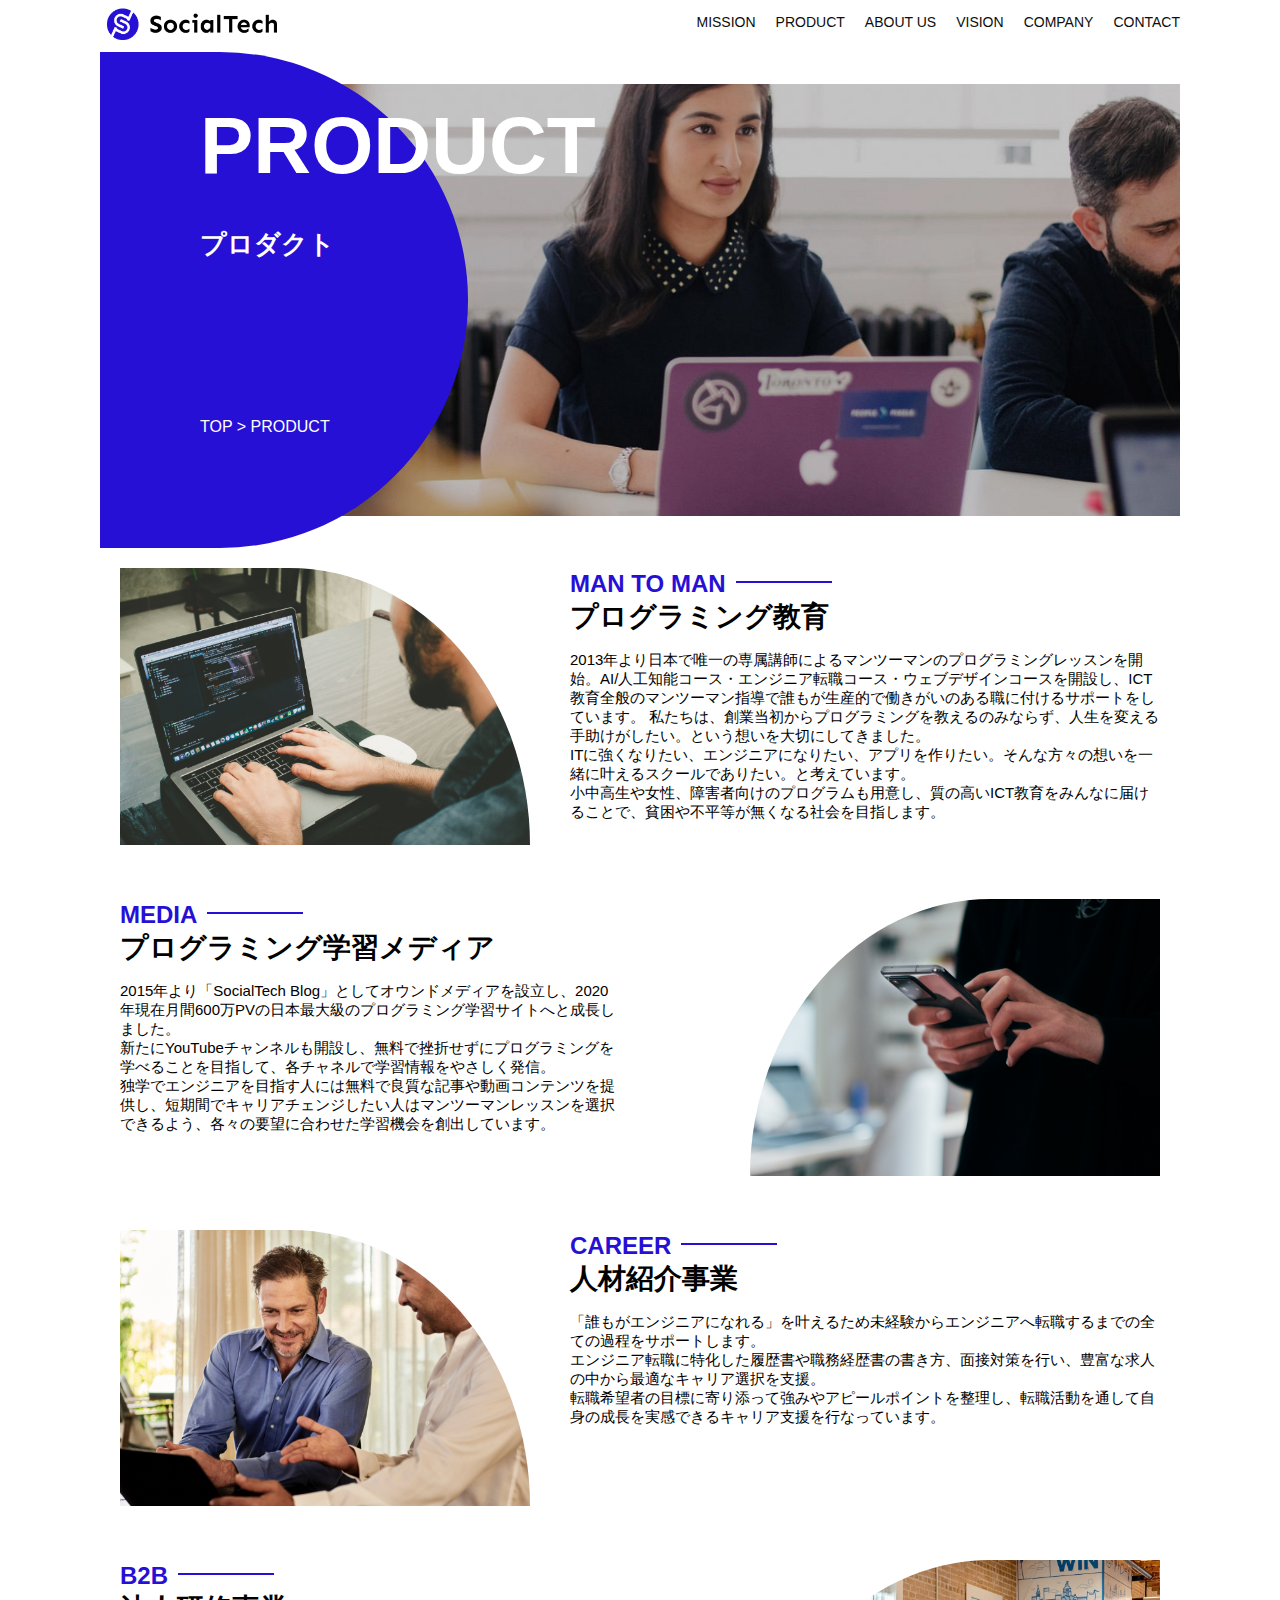
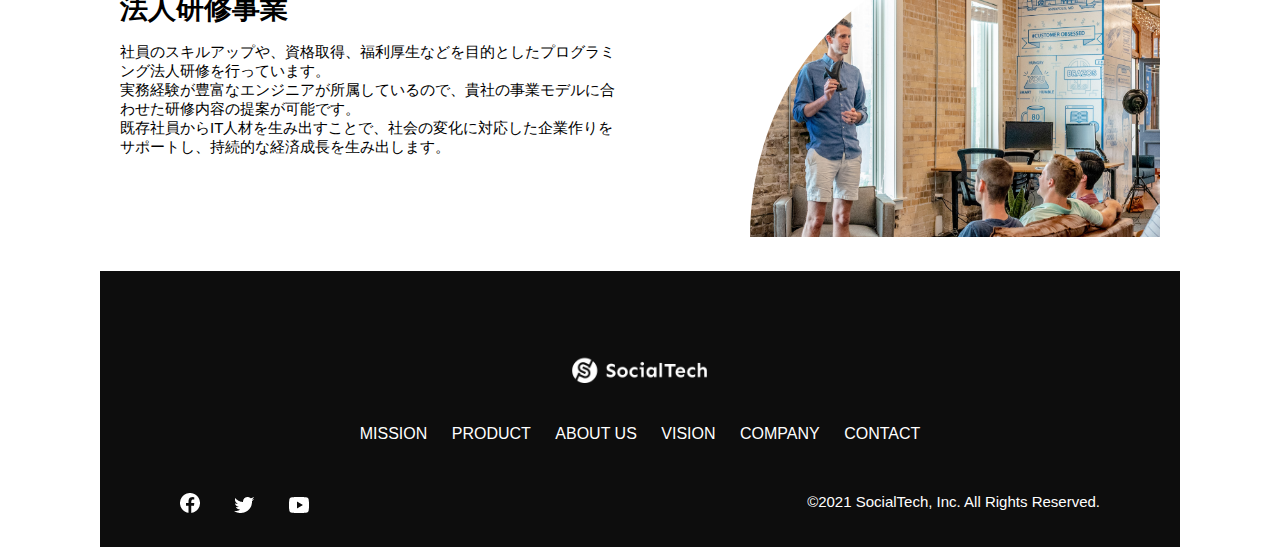
<file: kadai_tutorial_output/product.html>
<!DOCTYPE html>
<html>

<head>
  <title>SocialTech -PRODUCT プロダクト-</title>
  <meta charset="utf-8">
  <meta name="description" content="SocialTechの4つのプロダクトを紹介します">
  <meta name="viewport" content="width=device-width, initial-scale=1.0">
  <link rel="stylesheet" href="style.css">
</head>

<body>
  <!-- ヘッダー -->
  <header>
    <!-- ロゴ -->
    <a href="index.html" id="logo">
      <img src="images/logo.png" alt="トップページに戻る">
    </a>

    <!-- PC用ナビゲーション -->
    <nav id="nav-pc">
      <ul>
        <li><a href="mission.html">MISSION</a></li>
        <li><a href="product.html">PRODUCT</a></li>
        <li><a href="index.html#aboutus">ABOUT US</a></li>
        <li><a href="index.html#vision">VISION</a></li>
        <li><a href="index.html#company">COMPANY</a></li>
        <li><a href="index.html#contact">CONTACT</a></li>
      </ul>
    </nav>

    <!-- スマホ用メニューボタン -->
    <button id="menu-sp" onclick="document.getElementById('nav-sp').style.display = 'block'">
      <img src="images/button-menu.png" alt="ナビゲーションを開く">
    </button>

    <!-- スマホ用ナビゲーション -->
    <div id="nav-sp">
      <button id="close" onclick="document.getElementById('nav-sp').style.display = 'none'">
        <img src="images/button-close.png" alt="ナビゲーションを閉じる">
      </button>

      <nav>
        <ul>
          <li>
            <a id="logo-sp" href="index.html" onclick="document.getElementById('nav-sp').style.display = 'none'"><img
                src="images/logo-sp.png" alt="トップページに戻る"></a>
          </li>
          <li><a class="menu" href="mission.html"
              onclick="document.getElementById('nav-sp').style.display = 'none'">MISSION</a></li>
          <li><a class="menu" href="product.html"
              onclick="document.getElementById('nav-sp').style.display = 'none'">PRODUCT</a></li>
          <li><a class="menu" href="index.html#aboutus"
              onclick="document.getElementById('nav-sp').style.display = 'none'">ABOUT US</a></li>
          <li><a class="menu" href="index.html#vision"
              onclick="document.getElementById('nav-sp').style.display = 'none'">VISION</a></li>
          <li><a class="menu" href="index.html#company"
              onclick="document.getElementById('nav-sp').style.display = 'none'">COMPANY</a></li>
          <li><a class="menu" href="index.html#contact"
              onclick="document.getElementById('nav-sp').style.display = 'none'">CONTACT</a></li>
        </ul>
      </nav>
      <div id="sns">
        <a href="https://www.facebook.com/sejuku2013">
          <img src="images/button-facebook.png" alt="Facebookのリンク">
        </a>
        <a href="https://twitter.com/samuraijuku">
          <img src="images/button-twitter.png" alt="Twitterのリンク">
        </a>
        <a href="https://www.youtube.com/channel/UCCFOQO5aDK0xXam4cUQXT8g">
          <img src="images/button-youtube.png" alt="YouTubeのリンク">
        </a>
      </div>
    </div>
  </header>

  <main>
    <article>
      <section id="product-main">
        <div class="product-main-inner">
          <div id="product-title">
            <h1>PRODUCT<br><span>プロダクト</span></h1>
            <p>TOP > PRODUCT</p>
          </div>
        </div>
      </section>

      <section class="product-section product-section-left">
        <div class="product-section-img">
          <img src="images/product/product-mantoman.png" alt="PCでコードを書く男性">
        </div>
        <div class="product-read">
          <h2 class="product-h2">MAN TO MAN</h2>
          <h3 class="product-h3">プログラミング教育</h3>
          <p>
            2013年より日本で唯一の専属講師によるマンツーマンのプログラミングレッスンを開始。AI/人工知能コース・エンジニア転職コース・ウェブデザインコースを開設し、ICT教育全般のマンツーマン指導で誰もが生産的で働きがいのある職に付けるサポートをしています。
            私たちは、創業当初からプログラミングを教えるのみならず、人生を変える手助けがしたい。という想いを大切にしてきました。<br>ITに強くなりたい、エンジニアになりたい、アプリを作りたい。そんな方々の想いを一緒に叶えるスクールでありたい。と考えています。<br>小中高生や女性、障害者向けのプログラムも用意し、質の高いICT教育をみんなに届けることで、貧困や不平等が無くなる社会を目指します。
          </p>
        </div>
      </section>

      <section class="product-section product-section-right">
        <div class="product-read">
          <h2 class="product-h2">MEDIA</h2>
          <h3 class="product-h3">プログラミング学習メディア</h3>
          <p>2015年より「SocialTech
            Blog」としてオウンドメディアを設立し、2020年現在月間600万PVの日本最大級のプログラミング学習サイトへと成長しました。<br>新たにYouTubeチャンネルも開設し、無料で挫折せずにプログラミングを学べることを目指して、各チャネルで学習情報をやさしく発信。<br>独学でエンジニアを目指す人には無料で良質な記事や動画コンテンツを提供し、短期間でキャリアチェンジしたい人はマンツーマンレッスンを選択できるよう、各々の要望に合わせた学習機会を創出しています。
          </p>
        </div>
        <div class="product-section-img">
          <img src="images/product/product-media.png" alt="スマートフォンを操作する人">
        </div>
      </section>

      <section class="product-section product-section-left">
        <div class="product-section-img">
          <img src="images/product/product-career.png" alt="笑顔で話し合う2人の男性">
        </div>
        <div class="product-read">
          <h2 class="product-h2">CAREER</h2>
          <h3 class="product-h3">人材紹介事業</h3>
          <p>
            「誰もがエンジニアになれる」を叶えるため未経験からエンジニアへ転職するまでの全ての過程をサポートします。<br>エンジニア転職に特化した履歴書や職務経歴書の書き方、面接対策を行い、豊富な求人の中から最適なキャリア選択を支援。<br>転職希望者の目標に寄り添って強みやアピールポイントを整理し、転職活動を通して自身の成長を実感できるキャリア支援を行なっています。<br>
          </p>
        </div>
      </section>

      <section class="product-section product-section-right">
        <div class="product-read">
          <h2 class="product-h2">B2B</h2>
          <h3 class="product-h3">法人研修事業</h3>
          <p>
            社員のスキルアップや、資格取得、福利厚生などを目的としたプログラミング法人研修を行っています。<br>実務経験が豊富なエンジニアが所属しているので、貴社の事業モデルに合わせた研修内容の提案が可能です。<br>既存社員からIT人材を生み出すことで、社会の変化に対応した企業作りをサポートし、持続的な経済成長を生み出します。
          </p>
        </div>
        <div class="product-section-img">
          <img src="images/product/product-b2b.png" alt="講演中の男性とそれを聴く人々">
        </div>
      </section>
    </article>
  </main>

  <footer>
    <div id="footer-logo">
      <img src="images/logo-sp.png" alt="SocialTech">
    </div>
    <div id="footer-link">
      <a href="mission.html">MISSION</a>
      <a href="product.html">PRODUCT</a>
      <a href="index.html#aboutus">ABOUT US</a>
      <a href="index.html#vision">VISION</a>
      <a href="index.html#company">COMPANY</a>
      <a href="index.html#contact">CONTACT</a>
    </div>
    <div id="sns-footer">
      <div class="sns-btns">
        <a href="https://www.facebook.com/sejuku2013"><img src="images/button-facebook.png" alt="Facebookのリンク"></a>
        <a href="https://twitter.com/samuraijuku"><img src="images/button-twitter.png" alt="Twitterのリンク"></a>
        <a href="https://www.youtube.com/channel/UCCFOQO5aDK0xXam4cUQXT8g"><img src="images/button-youtube.png"
            alt="YouTubeのリンク"></a>
      </div>
      <p id="copyright">&copy;2021 SocialTech, Inc. All Rights Reserved.</p>
    </div>
  </footer>

</body>

</html>
</file>
<file: kadai_tutorial_output/style.css>
/* PC、スマホ共通スタイル */
 * {
   box-sizing: border-box;
 }

 p {
   font-size: 15px;
 }

 body {
   max-width: 1080px;
   margin: 0 auto 0 auto;
   font-family: "Source Sans Pro", "Hiragino Kaku Gothic ProN", Meiryo, Arial, sans-serif;
 }

 /*ヘッダー*/
 header {
   display: flex;
   justify-content: space-between;
 }

 #nav-pc {
   font-size: 14px;
 }

 #nav-pc ul {
   display: flex;
   padding: 0;
 }

 #nav-pc li {
   list-style: none;
 }

 #nav-pc a {
   text-decoration: none;
   margin-left: 20px;
   color: #0d0d0d;
 }

 #nav-pc a:hover {
   text-decoration: underline;
 }

 #main-visual {
   position: relative;
   height: 400px;
 }

 #main-message {
   position: absolute;
   top: 0;
   left: 0;
   background-color: #2710d5;
   color: #ffffff;
   border-radius: 0 0 476px 0;
   max-width: 620px;
   height: 100%;
   width: 100%;
   z-index: 11;
 }

 #main-message>h1 {
   font-size: 60px;
   margin: 100px 0 0 50px;
 }

 #main-message>p {
   font-size: 28px;
   margin: 0 0 0 50px;
 }

 #main-visual>img {
   max-width: 620px;
   border-radius: 476px 0 0 0;
   position: absolute;
   top: 0;
   right: 0;
   z-index: 10;
 }

 /*見出し*/
 h2 {
   margin: 40px 0 0 0;
 }

 h2::after {
   content: url(images/line.png);
   margin-left: 10px;
 }

 h3 {
   font-size: 27px;
 }

 /*ミッション*/
 #mission {
   margin: 80px auto 80px auto;
 }

 #mission-flex {
   display: flex;
 }

 #mission-flex>div {
   width: 50%;
   margin: 20px;
 }

 #mission-photo {
   width: 100%;
 }

 #s2dgs {
   margin-top: 50px;
   width: 100%;
 }

 /* プロダクト */
 #product {
   background-color: #fafafa;
   margin: 80px 0 80px 0;
   padding: 10px 40px 0px 40px;
 }

 /* 外枠 */
 #product .product-flex {
   margin-top: 40px;
   display: flex;
 }

 /* 左のカラム */
 #product-left {
   width: 50%;
   margin-right: 20px;
 }

 /* 右のカラム */
 #product-right {
   width: 50%;
   margin-left: 20px;
   margin-top: 80px;
 }

 /* 画像＋説明の枠 */
 #product-left>div {
   position: relative;
   height: 480px;
   margin-right: 20px;
 }

 #product-right>div {
   position: relative;
   height: 480px;
   margin-left: 20px;
 }

 /* 画像*/
 .product-photo {
   width: 100%;
 }

 /* 説明文の枠 */
 .product-explain {
   background-color: #ffffff;
   position: absolute;
   left: 0;
   bottom: 50px;
   margin: 0 40px 0 40px;
   padding: 20px;
   box-shadow: 5px 5px 10px rgba(0, 0, 0, 0.05);
 }

 /* 説明文の英語 */
 .product-explain>span {
   color: #2710d5;
   font-weight: bold;
   font-size: 16px;
   margin: 0;
 }

 /* 説明文の見出し */
 .product-explain>h3 {
   margin: 5px 0 5px 0;
 }

 /* 説明文 */
 .product-explain>p {
   font-size: 14px;
   margin: 0;
 }

 /* もっと見るボタン */
 #product-more {
   text-align: center;
 }

 #product-more a {
   position: relative;
   bottom: -42px;
 }

 /* ABOUT US */
 #aboutus {
   margin: 80px auto 80px auto;
 }

 /* 3つの組織文化と画像を入れる枠 */
 #aboutus>div {
   display: flex;
 }

 /* 画像 */
 .culture-img {
   width: 50%;
   align-self: flex-start;
 }

 .culture-img2 {
   margin-top: 50px;
   width: 100%;
 }

 /* 3つの組織文化の表 */
 .culture-table {
   margin-right: 50px;
 }

 /* 番号 */
 .culture-num {
   font-size: 80px;
   color: #2710d5;
   padding: 0 20px 0 0;
 }

 /* 見出し */
 .culture-table th {
   text-align: left;
   font-size: 28px;
   font-weight: bold;
 }

 /* 組織文化英語 */
 .culture-en {
   color: #2710d5;
   font-size: 24px;
 }

 /* 説明文 */
 .culture-description {
   margin: 0;
 }

 /* ビジョン */
 #vision {
   margin: 80px auto 80px auto;
 }

 /* セクション内の外枠*/
 #vision>div {
   display: flex;
   justify-content: space-between;
   flex-wrap: wrap;
 }

 /*7つの行動指針の枠*/
 .vision-box {
   width: 300px;
   height: 300px;
   margin-bottom: 30px;
   position: relative;
 }

 .vision-box>img {
   width: 100%;
   position: relative;
   z-index: 30;
 }

 .vision-box>div {
   position: absolute;
   top: 0;
   left: 0;
   z-index: 31;
   margin-right: 20px;
 }

 .vision-box>div>h4 {
   color: #2710d5;
   font-size: 19px;
   margin: 80px 0 0 0;
 }

 .vision-box>div>h4::first-letter {
   font-size: 40px;
 }

 .vision-box>div>h5 {
   font-size: 20px;
   margin: 0 0 0 0;
 }

 .vision-box>div>p {
   margin: 10px 0 0 0;
 }

 /* 会社概要 */
 #company {
   margin: 80px auto 80px auto;
 }

 #company-table {
   width: 100%;
 }

 .tableheader {
   text-align: left;
   padding: 20px;
   border-bottom-color: #2710d5;
   border-bottom-width: 1px;
   border-bottom-style: solid;
   width: 100px;
 }

 .tableheader-first {
   border-top-color: #2710d5;
   border-top-width: 1px;
   border-top-style: solid;
 }

 .cell {
   padding: 30px;
   border-bottom-color: #ececec;
   border-bottom-width: 1px;
   border-bottom-style: solid;
 }

 .cell-first {
   border-top-color: #ececec;
   border-top-width: 1px;
   border-top-style: solid;
 }

 #company>iframe {
   width: 100%;
   height: 368px;
   margin-top: 40px;
 }

 /* スマホ用ナビを非表示 */
 #nav-sp,
 #menu-sp {
   display: none;
 }


 /* お問い合わせ */
 #contact {
   margin: 80px auto 80px auto;
 }

 /* 外枠 */
 #contact>form>div {
   display: flex;
   flex-direction: row;
   flex-wrap: wrap;
   padding-bottom: 30px;
 }

 /* 左列の見出し */
 .contact-heading {
   width: 240px;
   align-self: center;
 }

 /* 見出しのラベル */
 .contact-label {
   font-weight: bold;
 }

 /* 必須 */
 .contact-span {
   color: #ce2222;
   margin: 0 0 0 20px;
   font-weight: bold;
 }

 /* テキストボックス */
 .contact-textbox {
   border-top: 0px;
   border-left: 0px;
   border-right: 0px;
   border-bottom-width: 1px;
   border-bottom-color: #707070;
   border-style: solid;
   background-color: #fafafa;
   width: 400px;
   height: 56px;
 }

 /* お問い合わせ内容のテキストエリア */
 .contact-textarea {
   border-top: 0px;
   border-left: 0px;
   border-right: 0px;
   border-bottom-width: 1px;
   border-bottom-color: #707070;
   background-color: #fafafa;
   width: 400px;
   height: 200px;
 }

 /* 個人情報の取り扱い */
 #contact dt {
   font-weight: bold;
 }

 #contact dd {
   margin: 0 0 16px 0;
 }

 #contact dd p {
   margin: 0;
 }

 #contact dd ul {
   padding-left: 0;
 }

 #contact dd li {
   margin-bottom: 0;
   list-style: none;
 }

 footer {
   background-color: #0d0d0d;
   text-align: center;
   padding: 80px 80px 30px 80px;
 }

 #footer-logo {
   margin-bottom: 30px;
 }

 #footer-link {
   margin-bottom: 50px;
 }

 #footer-link>a {
   text-decoration: none;
   margin: 10px;
   color: #ffffff;
 }

 #footer-link>a:hover {
   text-decoration: underline;
 }

 #sns-footer {
   display: flex;
   justify-content: space-between;
   text-align: left;
 }

 #sns-footer a {
   margin-right: 30px;
 }

 #copyright {
   color: #ffffff;
   margin: 0;
 }

 /* mission.html用スタイル */
 /* ミッションのメインビジュアル */
 .mission-main-inner {
   background-image: url("images/mission/mission-main.png");
   background-repeat: no-repeat;
   background-position-y: center;
 }

 #mission-title {
   background-color: #2710d5;
   width: 368px;
   color: #ffffff;
   height: 496px;
   border-radius: 0 248px 248px 0;
   position: relative;
 }

 #mission-title h1 {
   position: absolute;
   top: 0;
   left: 100px;
   font-size: 80px;
   line-height: 1;
 }

 #mission-title h1 span {
   font-size: 26px;
 }

 #mission-title>p {
   position: absolute;
   top: 350px;
   left: 100px;
   font-size: 16px;
 }

 /* ミッションページ　S2DGSの設定 */
 #mission-s2dgs {
   padding: 20px;
 }

 .mission-h2 {
   color: #2710d5;
   font-size: 40px;
 }

 .mission-h2::after {
   content: none;
 }

 /* ミッションページ　5つのゴールの設定 */
 #mission-five-goals {
   padding: 20px;
   display: flex;
 }

 #mission-five-goals .five-goals-image {
   width: 30%;
   padding: 20px;
 }

 #mission-five-goals .five-goals-image img {
   width: 100%;
 }

 #mission-five-goals .five-goals-read {
   width: 70%;
   padding: 20px;
 }

 #mission-five-goals .five-goals-read>div {
   margin-bottom: 40px;
 }

 .fivegoals-image-right {
   float: right;
   margin: 20px;
 }

 .fivegoals-image-left {
   float: left;
   margin: 20px;
 }

 .fivegoals-number {
   color: #2710d5;
   font-size: 48px;
   font-weight: bold;
   margin: 0;
 }

 .fivegoals-h3 {
   font-size: 28px;
   margin: 0;
 }

 .fivegoals-p {
   margin: 0;
 }

 /* プロダクトページ */
 .product-main-inner {
   background-image: url("images/product/product-main.png");
   background-repeat: no-repeat;
   background-position-y: center;
 }

 #product-title {
   background-color: #2710d5;
   width: 368px;
   color: #ffffff;
   height: 496px;
   border-radius: 0 248px 248px 0;
   position: relative;
 }

 #product-title h1 {
   position: absolute;
   top: 0;
   left: 100px;
   font-size: 80px;
   line-height: 1;
 }

 #product-title h1 span {
   font-size: 26px;
 }

 #product-title>p {
   position: absolute;
   top: 350px;
   left: 100px;
   font-size: 16px;
 }

 /* セクション */
 .product-section {
   display: flex;
   padding: 20px 20px 0;
 }

 .product-section .product-section-img {
   width: 450px;
 }

 /* 左が画像のセクション*/
 .product-section-left .product-section-img img {
   width: 100%;
   padding: 0 40px 30px 0;
   border-radius: 0 432px 0 0;
 }

 .product-section-left .product-read {
   width: 50%;
   flex-grow: 1;
 }

 .product-section-left .product-read p {
   margin-bottom: 0;
 }

 /* 右が画像のセクション*/
 .product-section-right {
   justify-content: space-between;
 }

 .product-section-right .product-section-img img {
   width: 100%;
   padding: 0 0 30px 40px;
   border-radius: 432px 0 0 0;
 }

 .product-section-right .product-read {
   width: 500px;
 }

 .product-h2 {
   color: #2710d5;
   font-size: 24px;
   margin: 0;
 }

 .product-h3 {
   font-size: 28px;
   margin: 0;
 }

 /*====================
   スマートフォン用のスタイル
  =====================*/
 @media screen and (max-width: 767px) {

   /* PC用ナビゲーション非表示 */
   #nav-pc {
     display: none;
   }

   /* ハンバーガーメニュー */
   #menu-sp {
     display: block;
     background-color: transparent;
     float: right;
     padding: 0;
     border: none;
   }

   /* スマホ用ナビゲーションの表示切替*/
   /* 初期状態、レイアウトと非表示設定 */
   #nav-sp {
     background-color: #2710d5;
     position: fixed;
     left: 0;
     top: 0;
     height: 100%;
     width: 100%;
     display: none;
     z-index: 100;
   }

   #close {
     position: absolute;
     top: 20px;
     right: 20px;
     background-color: transparent;
     border: none;
   }

   #nav-sp nav ul {
     padding-left: 0;
   }

   #nav-sp nav li {
     list-style: none;
   }

   /* ナビゲーションメニュー用ロゴ */
   #logo-sp {
     margin: 80px 0 30px 20px;
   }

   /* ナビゲーションのリンクの装飾設定 */
   #nav-sp nav a {
     display: block;
     color: #ffffff;
   }

   #nav-sp nav a:hover {
     text-decoration: underline;
   }



   #nav-sp .menu {
     text-decoration: none;
     margin: 0 20px 0 20px;
     height: 44px;
     font-size: 16px;
     background-image: url("images/arrow.png");
     background-repeat: no-repeat;
     background-position: right top;
   }

   #sns {
     position: absolute;
     bottom: 20px;
     left: 20px;
   }

   #sns>a {
     margin-right: 30px;
   }

   /* メインビジュアル */
   #main-visual {
     position: relative;
     height: 470px;
   }

   #main-visual>div {
     text-align: center;
     height: 280px;
   }

   #main-visual h1 {
     font-size: 28px;
     margin: 90px 0 0 0;
   }

   #main-visual>div>p {
     margin: 0;
     font-size: 15px;
   }

   #main-visual>img {
     width: 100%;
     border-radius: 476px 0 0 0;
     top: auto;
     bottom: 0;
   }

   /*見出し*/
   h2 {
     margin: 15px 0 15px 0;
   }

   h3 {
     font-size: 24px;
     margin: 10px 0 0 0;
   }

   /* ミッション */
   #mission {
     margin: 20px 0 20px 0;
     padding: 0 20px 0 20px;
   }

   #mission-flex {
     flex-direction: column;
   }

   #mission-flex>div {
     width: 100%;
     margin: 0;
   }

   /* プロダクト */
   #product {
     margin: 0;
     padding: 10px 20px 0 20px;
   }

   /* 外枠 */
   #product .product-flex {
     flex-direction: column;
     margin-top: 0;
   }

   /* 左右のカラム　スマホでは縦並び */
   #product-left,
   #product-right {
     width: 100%;
     margin: 0;
   }

   /*  画像＋説明の枠 */
   #product-left>div,
   #product-right>div {
     height: auto;
     margin: 0;
   }

   /* 説明文の枠 */
   .product-explain {
     position: relative;
     margin: 0;
   }

   .product-explain>h3 {
     margin: 10px 0 10px 0;
     font-size: 24px;
   }

   /* もっと見るボタン */
   #product-more {
     text-align: left;
   }

   /* ABOUT US */
   #aboutus {
     margin: 80px 20px 80px 20px;
   }

   #aboutus>div {
     flex-direction: column;
   }

   .culture-table th {
     font-size: 16px;
   }

   .culture-table {
     margin-right: 0;
     padding-right: 20px;
     order: 2;
   }

   .culture-img {
     width: 100%;
     order: 1;
   }

   .culture-img2 {
     margin-top: 0;
   }

   .culture-num {
     padding: 0;
   }

   .culture-description {
     margin: 0;
   }

   /* ビジョン */
   #vision {
     margin: 80px 20px 80px 20px;
   }

   .vision-box>img {
     position: absolute;
     top: 0;
     left: 0;
   }

   .vision-box>div>h4 {
     margin: 60px 0 0 0;
   }

   /*会社概要*/
   #company {
     margin: 0 20px 0 20px;
   }

   #company>h3 {
     margin-bottom: 20px;
   }

   .tableheader {
     width: 50px;
   }

   .cell {
     padding: 20px;
   }

   #company>iframe {
     height: 240px;
   }

   /* お問い合わせ */
   #contact {
     margin: 80px 20px 80px 20px;
   }

   #contact>h3 {
     margin-bottom: 20px;
   }

   #contact>form>div {
     flex-direction: column;
     margin-bottom: 20px;
   }

   .contact-heading {
     align-self: auto;
     margin-bottom: 20px;
   }

   .contact-textbox {
     min-width: 300px;
     width: 100%;
   }

   .contact-textarea {
     height: 150px;
     width: 100%;
   }

   .radiobutton {
     margin-bottom: 20px;
   }

   /* フッター */
   footer {
     padding: 30px 20px 50px 20px;
     text-align: left;
   }

   #footer-link>a {
     margin: 0 20px 30px 0;
     display: block;
     background-image: url("images/arrow.png");
     background-repeat: no-repeat;
     background-position: right top;
   }

   #footer-link>a:hover {
     text-decoration: underline;
   }

   #sns-footer {
     flex-direction: column;
     justify-content: flex-start;
   }

   #copyright {
     font-size: 12px;
     margin-top: 30px;
   }

   /* mission.html用スタイル */
   /* ミッションのメインビジュアル */
   #mission-main {
     height: 256px;
     margin-top: 4%;
     position: relative;
   }

   .mission-main-inner {
     height: 80%;
     background-size: cover;
   }

   #mission-title {
     width: 136px;
     height: 256px;
     position: absolute;
     top: -10%;
   }

   #mission-title h1 {
     left: 20px;
     font-size: 40px;
   }

   #mission-title h1 span {
     font-size: 18px;
   }

   #mission-title>p {
     top: 180px;
     left: 20px;
     font-size: 13px;
   }

   /* ミッションページ　S2DGSの設定 */
   .mission-h2 {
     font-size: 38px;
     margin: 0px;
   }

   .mission-h2::after {
     content: none;
   }

   #mission-s2dgs>img {
     width: 100%;
   }

   /* ミッションページ　5つのゴールの設定 */
   #mission-five-goals {
     flex-direction: column;
   }

   #mission-five-goals>div {
     padding: 0;
   }

   #mission-five-goals .five-goals-image,
   #mission-five-goals .five-goals-read {
     width: 100%;
     padding: 0;
   }

   #mission-five-goals .five-goals-read>div {
     display: flex;
     flex-direction: column;
   }

   .fivegoals-image-right,
   .fivegoals-image-left {
     align-self: center;
   }

   /* プロダクトページ */
   #product-main {
     height: 256px;
     margin-top: 4%;
     position: relative;
   }

   .product-main-inner {
     height: 80%;
     background-size: cover;
   }

   #product-title {
     width: 136px;
     height: 256px;
     position: absolute;
     top: -10%;
   }

   #product-title h1 {
     left: 20px;
     font-size: 40px;
   }

   #product-title h1 span {
     font-size: 18px;
   }

   #product-title>p {
     top: 180px;
     left: 20px;
     font-size: 13px;
   }

   /* セクション */
   .product-section {
     flex-direction: column;
   }

   .product-section .product-section-img {
     width: 100%;
   }

   .product-section .product-section-img img {
     width: 100%;
     padding: 0;
   }

   /* 左が画像のセクション*/
   .product-section-left .product-section-img img {
     border-radius: 0 300px 0 0;
   }

   .product-section-left .product-read {
     width: 100%;
     flex-grow: 1;
   }

   /* 右が画像のセクション*/
   .product-section-right .product-section-img img {
     order: 1;
     border-radius: 300px 0 0 0;
   }

   .product-section-right .product-read {
     order: 2;
     width: 100%;
   }




 }
</file>
<file: kadai_013/html-css-kadai_013/style.css>
/* PC、スマホ共通スタイル */
body {
  font-family: "Source Sans Pro", "Hiragino Kaku Gothic ProN", Meiryo, Arial,
    sans-serif;
}

p {
  font-size: 15px;
}

#main-visual>img {
  width: 100%;
}

/*================
PC用のスタイル 
=================*/
@media screen and (min-width: 768px) {
  /* 横幅設定 */
  body {
    max-width: 1080px;
    min-width: 960px;
    margin: 0 auto 0 auto;
  }

  /* ヘッダー */
  header {
    display: flex;
    justify-content: space-between;
  }

  /* ナビゲーションのレイアウト */
  #nav-pc {
    text-align: right;
    font-size: 14px;
    padding-top: 15px;
  }

  /* ナビゲーションのリンクの装飾設定 */
  #nav-pc>a {
    text-decoration: none;
    margin-left: 20px;
  }

  #nav-pc>a:link {
    color: #0d0d0d;
  }

  #nav-pc>a:visited {
    color: #0d0d0d;
  }

  #nav-pc>a:hover {
    color: #0d0d0d;
    text-decoration: underline;
  }

  #nav-pc>a:active {
    color: #0d0d0d;
  }

  #menu-sp{
    display: none;
  }

  #nav-sp{
    display: none;
  }
}

@media screen and (max-width: 767px) {
  body{
    min-width: 375px;
    margin: 0;
  }

  #nav-pc{
    display: none;
  }

  #menu-sp{
    float: right;
    padding: 0;
  }

  #nav-sp{
    background-color: #ce933e;
    position: absolute;
    left: 0;
    top: 0;
    height: 100%;
    width: 100%;
    display: none;
    z-index: 100;
  }

  #nav-sp  ul{
    padding-left: 0;
  }

  #nav-sp  li{
    list-style: none;
  }

  #close{
    position: absolute;
    top: 20px;
    right: 20px;
  }

  #logo-sp{
    margin: 80px 0 30px 20px;
  }

  #nav-sp  a{
    display: block;
  }

  #nav-sp  a:link{
    color: #ffffff;
  }

  #nav-sp  a:visited{
    color: #ffffff;
  }

  #nav-sp  a:hover{
    color: #ffffff;
    text-decoration: underline;
  }

  #nav-sp  a:active{
    color: #ffffff;
  }

  #nav-sp  .menu{
    text-decoration: none;
    display: block;
    margin-right: 20px;
    margin-left: 20px;
    height: 44px;
    font-size: 16px;
    background-image: url("images/arrow.png");
    background-repeat: no-repeat;
    background-position: right top;
  }
}
</file>
